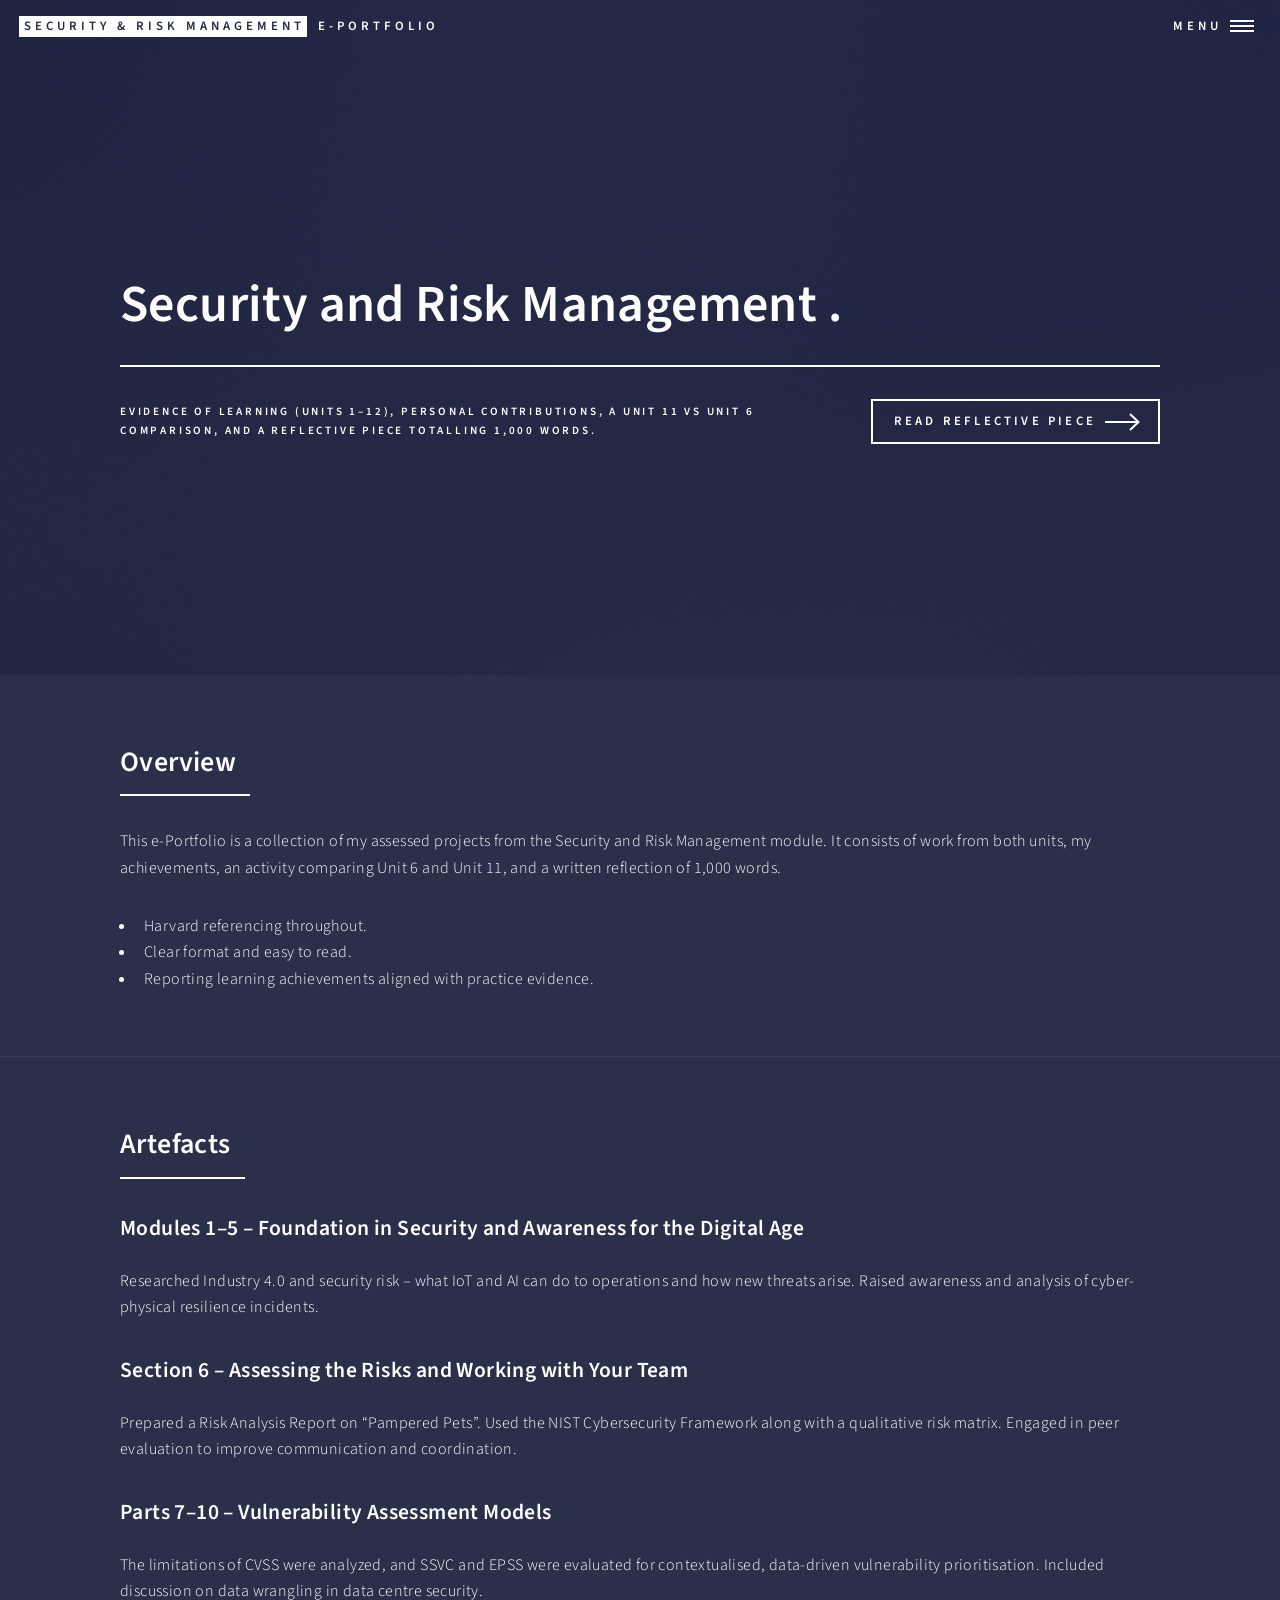
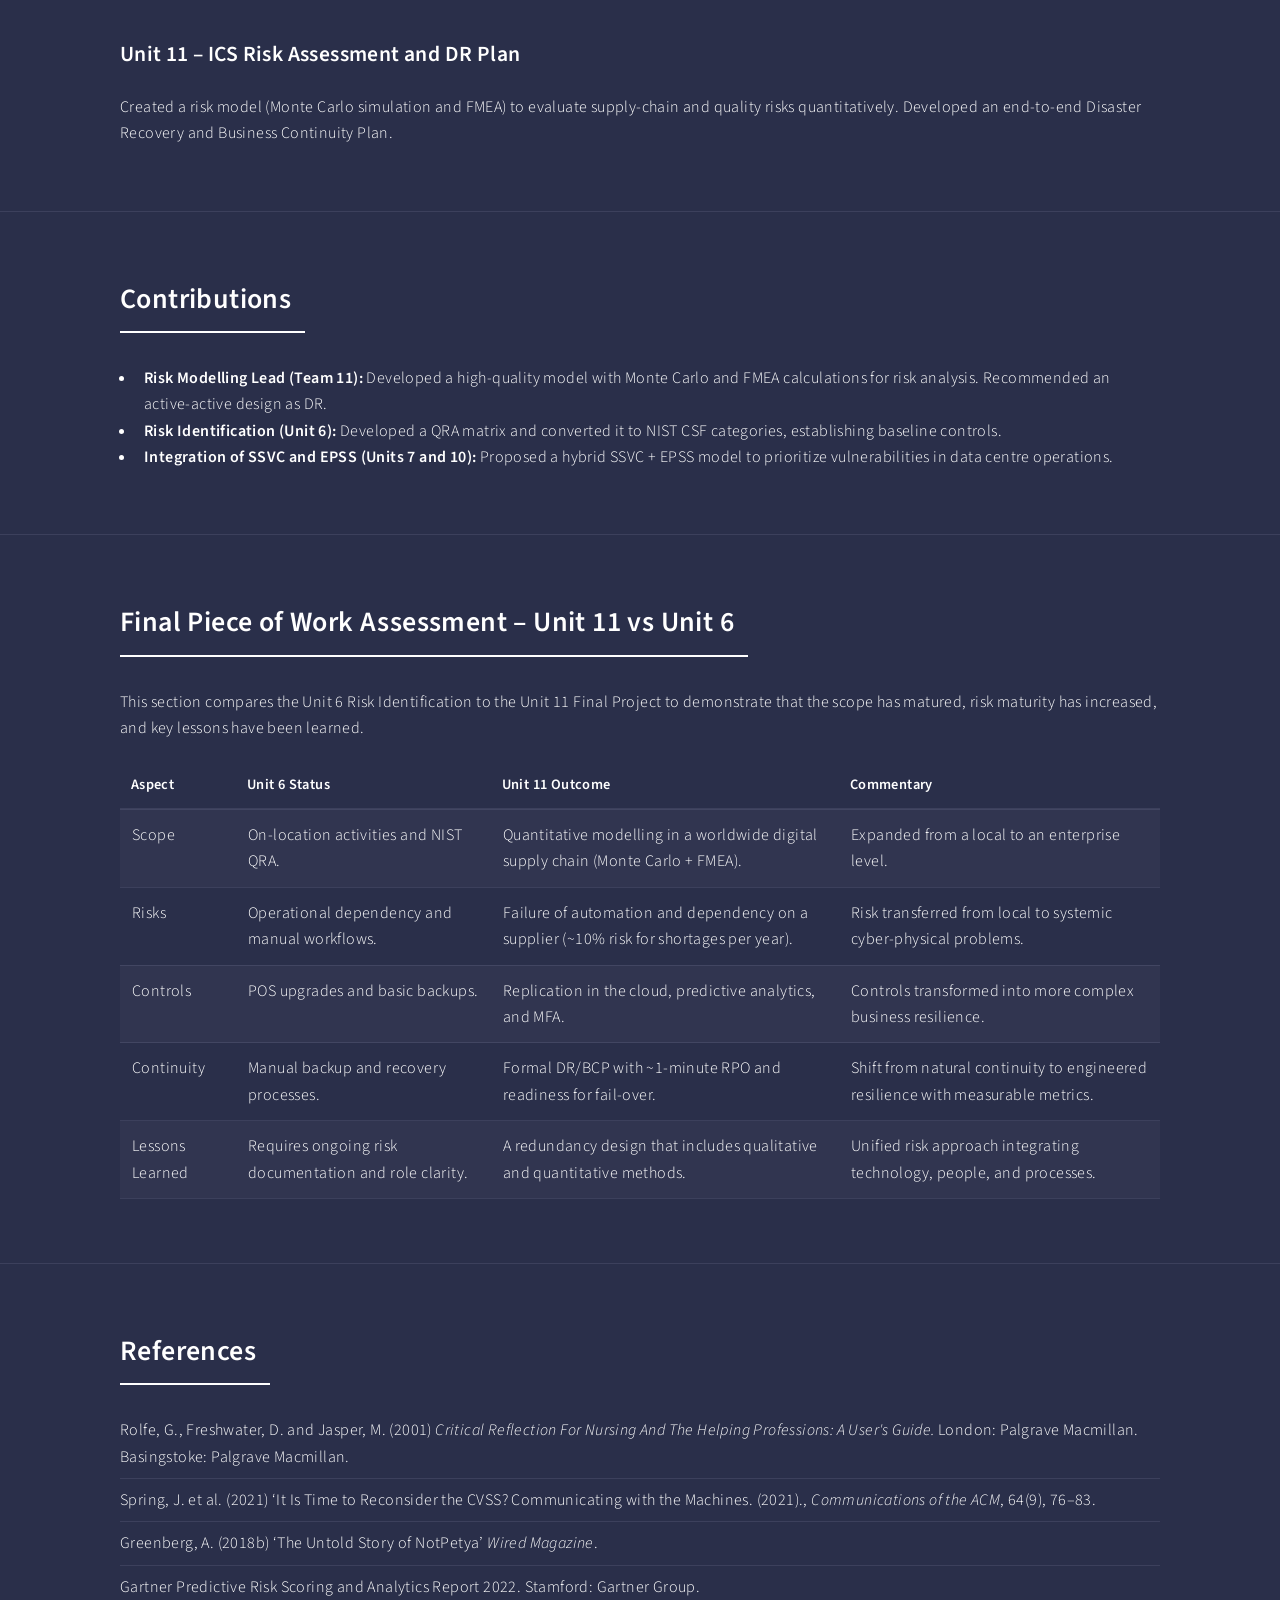
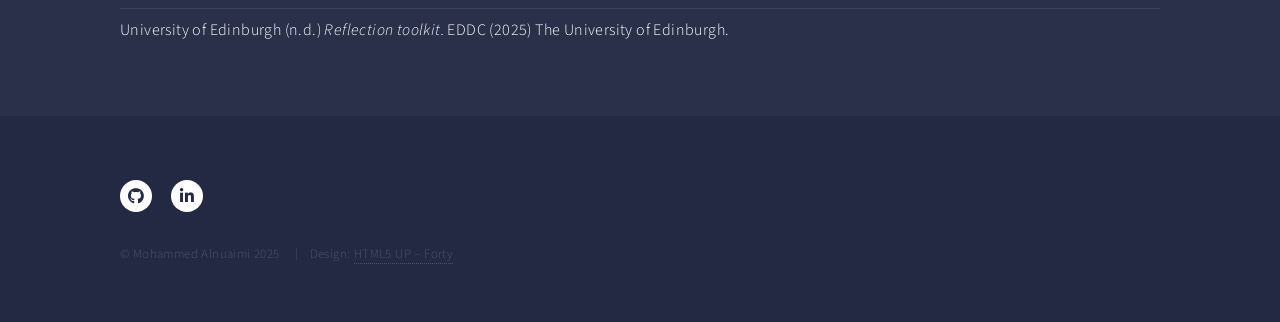
<file: index.html>
<!DOCTYPE HTML>
<html>
<head>
  <title>Security & Risk Management – e-Portfolio</title>
  <meta charset="utf-8" />
  <meta content="width=device-width, initial-scale=1, user-scalable=no" name="viewport" />
  <link href="assets/css/main.css" rel="stylesheet" />
  <noscript><link href="assets/css/noscript.css" rel="stylesheet" /></noscript>
</head>
<body class="is-preload">
  <!-- Wrapper -->
  <div id="wrapper">

    <!-- Header -->
    <header id="header" class="alt">
      <a href="index.html" class="logo"><strong>Security & Risk Management</strong> <span>e-Portfolio</span></a>
      <nav><a href="#menu">Menu</a></nav>
    </header>

    <!-- Menu -->
    <nav id="menu">
      <ul class="links">
        <li><a href="#overview">Overview</a></li>
        <li><a href="#artefacts">Artefacts</a></li>
        <li><a href="#contributions">Contributions</a></li>
        <li><a href="#evaluation">Final Evaluation</a></li>
        <li><a href="#references">References</a></li>
        <li><a href="reflection.html">Reflective Piece</a></li>
      </ul>
    </nav>

    <!-- Banner -->
    <section id="banner" class="major">
      <div class="inner">
        <header class="major">
          <h1>Security and Risk Management  .</h1>
        </header>
        <div class="content">
          <p>Evidence of learning (Units 1–12), personal contributions, a Unit 11 vs Unit 6 comparison, and a reflective piece totalling 1,000 words.</p>
          <ul class="actions">
            <li><a href="reflection.html" class="button next scrolly">Read Reflective Piece</a></li>
          </ul>
        </div>
      </div>
    </section>

    <!-- Main -->
    <div id="main">

      <!-- Overview -->
      <section id="overview" class="wrapper style1">
        <div class="inner">
          <header class="major">
            <h2>Overview</h2>
          </header>
          <p>This e-Portfolio is a collection of my assessed projects from the Security and Risk Management module. It consists of work from both units, my achievements, an activity comparing Unit 6 and Unit 11, and a written reflection of 1,000 words.</p>
          <ul>
            <li>Harvard referencing throughout.</li>
            <li>Clear format and easy to read.</li>
            <li>Reporting learning achievements aligned with practice evidence.</li>
          </ul>
        </div>
      </section>

      <!-- Artefacts -->
      <section id="artefacts" class="wrapper style1">
        <div class="inner">
          <header class="major">
            <h2>Artefacts</h2>
          </header>

          <h3>Modules 1–5 – Foundation in Security and Awareness for the Digital Age</h3>
          <p>Researched Industry 4.0 and security risk – what IoT and AI can do to operations and how new threats arise. Raised awareness and analysis of cyber-physical resilience incidents.</p>

          <h3>Section 6 – Assessing the Risks and Working with Your Team</h3>
          <p>Prepared a Risk Analysis Report on “Pampered Pets”. Used the NIST Cybersecurity Framework along with a qualitative risk matrix. Engaged in peer evaluation to improve communication and coordination.</p>

          <h3>Parts 7–10 – Vulnerability Assessment Models</h3>
          <p>The limitations of CVSS were analyzed, and SSVC and EPSS were evaluated for contextualised, data-driven vulnerability prioritisation. Included discussion on data wrangling in data centre security.</p>

          <h3>Unit 11 – ICS Risk Assessment and DR Plan</h3>
          <p>Created a risk model (Monte Carlo simulation and FMEA) to evaluate supply-chain and quality risks quantitatively. Developed an end-to-end Disaster Recovery and Business Continuity Plan.</p>
        </div>
      </section>

      <!-- Contributions -->
      <section id="contributions" class="wrapper style1">
        <div class="inner">
          <header class="major">
            <h2>Contributions</h2>
          </header>
          <ul>
            <li><strong>Risk Modelling Lead (Team 11):</strong> Developed a high-quality model with Monte Carlo and FMEA calculations for risk analysis. Recommended an active-active design as DR.</li>
            <li><strong>Risk Identification (Unit 6):</strong> Developed a QRA matrix and converted it to NIST CSF categories, establishing baseline controls.</li>
            <li><strong>Integration of SSVC and EPSS (Units 7 and 10):</strong> Proposed a hybrid SSVC + EPSS model to prioritize vulnerabilities in data centre operations.</li>
          </ul>
        </div>
      </section>

      <!-- Final Evaluation -->
      <section id="evaluation" class="wrapper style1">
        <div class="inner">
          <header class="major">
            <h2>Final Piece of Work Assessment – Unit 11 vs Unit 6</h2>
          </header>
          <p>This section compares the Unit 6 Risk Identification to the Unit 11 Final Project to demonstrate that the scope has matured, risk maturity has increased, and key lessons have been learned.</p>

          <div class="table-wrapper">
            <table>
              <thead>
                <tr>
                  <th>Aspect</th>
                  <th>Unit 6 Status</th>
                  <th>Unit 11 Outcome</th>
                  <th>Commentary</th>
                </tr>
              </thead>
              <tbody>
                <tr>
                  <td>Scope</td>
                  <td>On-location activities and NIST QRA.</td>
                  <td>Quantitative modelling in a worldwide digital supply chain (Monte Carlo + FMEA).</td>
                  <td>Expanded from a local to an enterprise level.</td>
                </tr>
                <tr>
                  <td>Risks</td>
                  <td>Operational dependency and manual workflows.</td>
                  <td>Failure of automation and dependency on a supplier (~10% risk for shortages per year).</td>
                  <td>Risk transferred from local to systemic cyber-physical problems.</td>
                </tr>
                <tr>
                  <td>Controls</td>
                  <td>POS upgrades and basic backups.</td>
                  <td>Replication in the cloud, predictive analytics, and MFA.</td>
                  <td>Controls transformed into more complex business resilience.</td>
                </tr>
                <tr>
                  <td>Continuity</td>
                  <td>Manual backup and recovery processes.</td>
                  <td>Formal DR/BCP with ~1-minute RPO and readiness for fail-over.</td>
                  <td>Shift from natural continuity to engineered resilience with measurable metrics.</td>
                </tr>
                <tr>
                  <td>Lessons Learned</td>
                  <td>Requires ongoing risk documentation and role clarity.</td>
                  <td>A redundancy design that includes qualitative and quantitative methods.</td>
                  <td>Unified risk approach integrating technology, people, and processes.</td>
                </tr>
              </tbody>
            </table>
          </div>
        </div>
      </section>

      <!-- References -->
      <section id="references" class="wrapper style1">
        <div class="inner">
          <header class="major">
            <h2>References</h2>
          </header>
          <ul class="alt ref-list">
            <li>Rolfe, G., Freshwater, D. and Jasper, M. (2001) <em>Critical Reflection For Nursing And The Helping Professions: A User's Guide.</em> London: Palgrave Macmillan. Basingstoke: Palgrave Macmillan.</li>
            <li>Spring, J. et al. (2021) ‘It Is Time to Reconsider the CVSS? Communicating with the Machines. (2021)., <em>Communications of the ACM</em>, 64(9), 76–83.</li>
            <li>Greenberg, A. (2018b) ‘The Untold Story of NotPetya’ <em>Wired Magazine</em>.</li>
            <li>Gartner Predictive Risk Scoring and Analytics Report 2022. Stamford: Gartner Group.</li>
            <li>University of Edinburgh (n.d.) <em>Reflection toolkit.</em> EDDC (2025) The University of Edinburgh.</li>
          </ul>
        </div>
      </section>

    </div>

    <!-- Footer -->
    <footer id="footer">
      <div class="inner">
        <ul class="icons">
          <li><a class="icon brands alt fa-github" href="#"><span class="label">GitHub</span></a></li>
          <li><a class="icon brands alt fa-linkedin-in" href="#"><span class="label">LinkedIn</span></a></li>
        </ul>
        <ul class="copyright">
          <li>© Mohammed Alnuaimi 2025</li>
          <li>Design: <a href="https://html5up.net">HTML5 UP – Forty</a></li>
        </ul>
      </div>
    </footer>

  </div>

  <!-- Scripts -->
  <script src="assets/js/jquery.min.js"></script>
  <script src="assets/js/jquery.scrolly.min.js"></script>
  <script src="assets/js/jquery.scrollex.min.js"></script>
  <script src="assets/js/browser.min.js"></script>
  <script src="assets/js/breakpoints.min.js"></script>
  <script src="assets/js/util.js"></script>
  <script src="assets/js/main.js"></script>
</body>
</html>
</file>
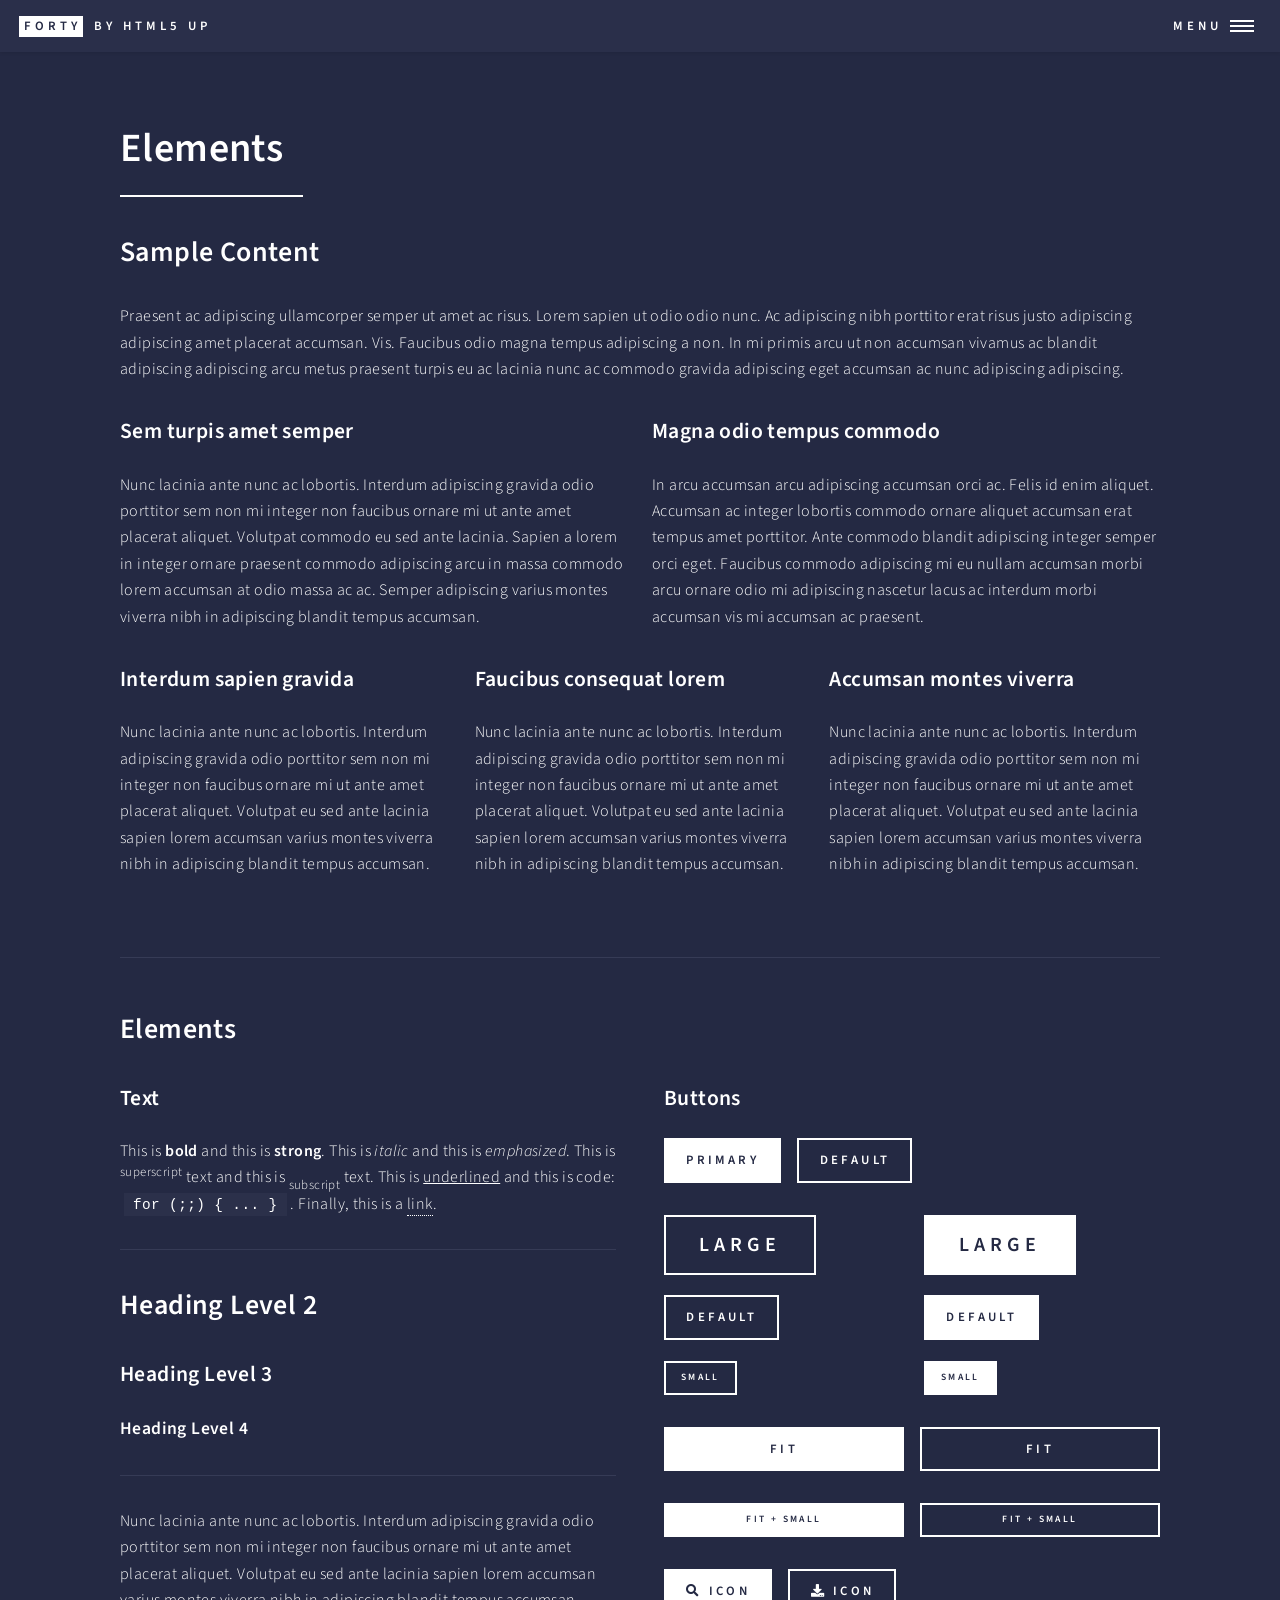
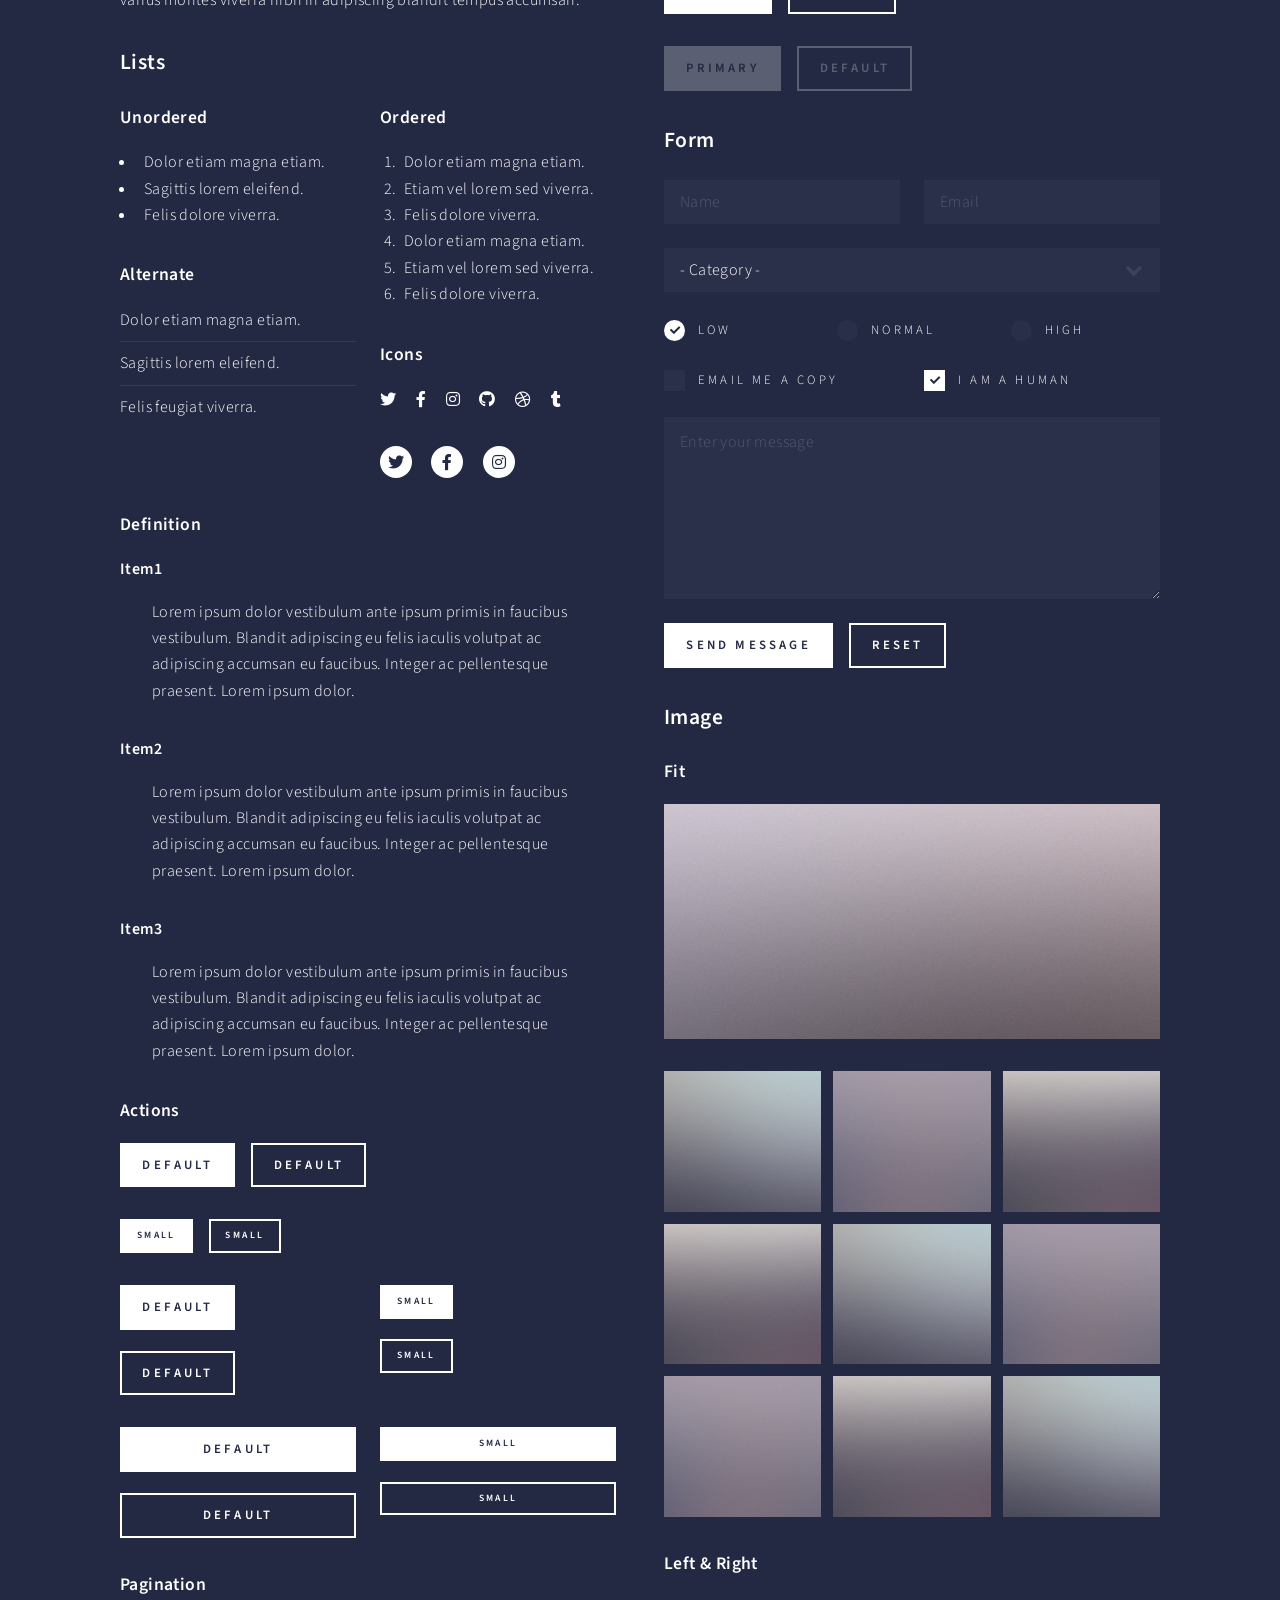
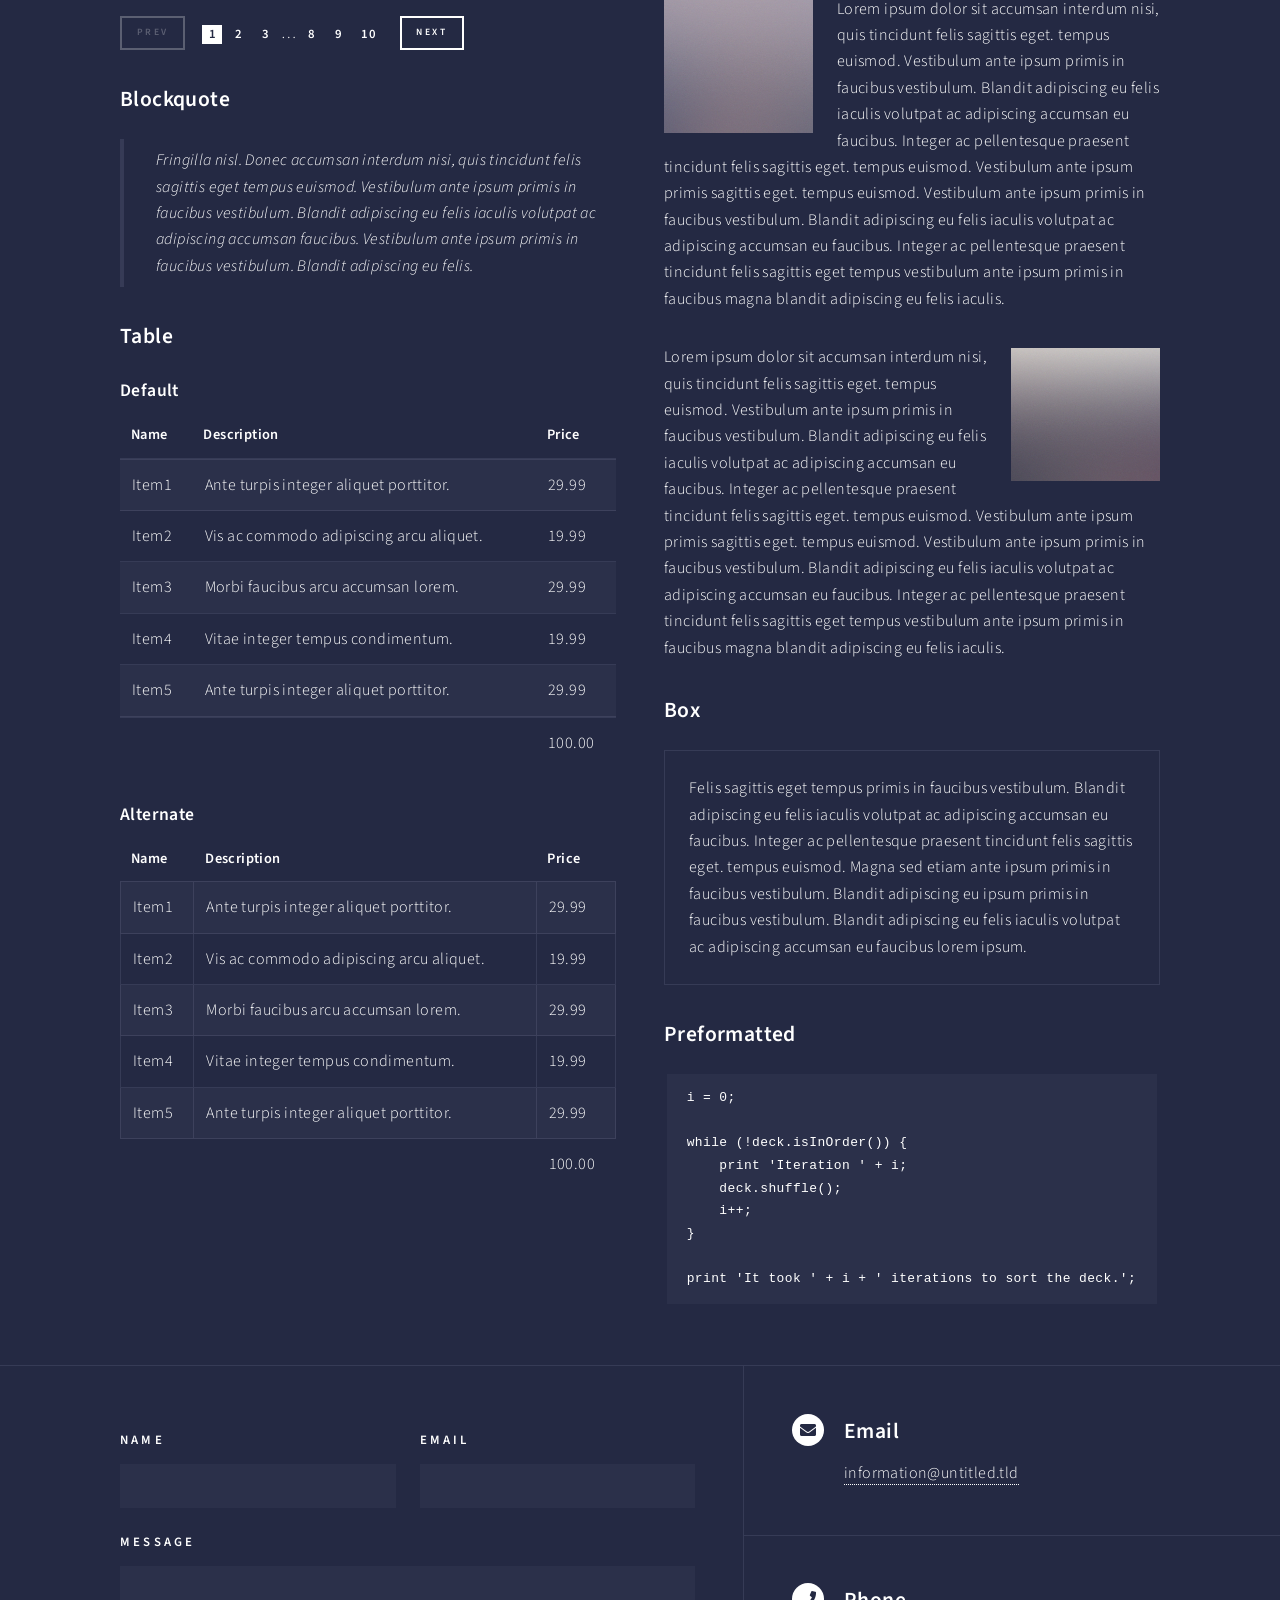
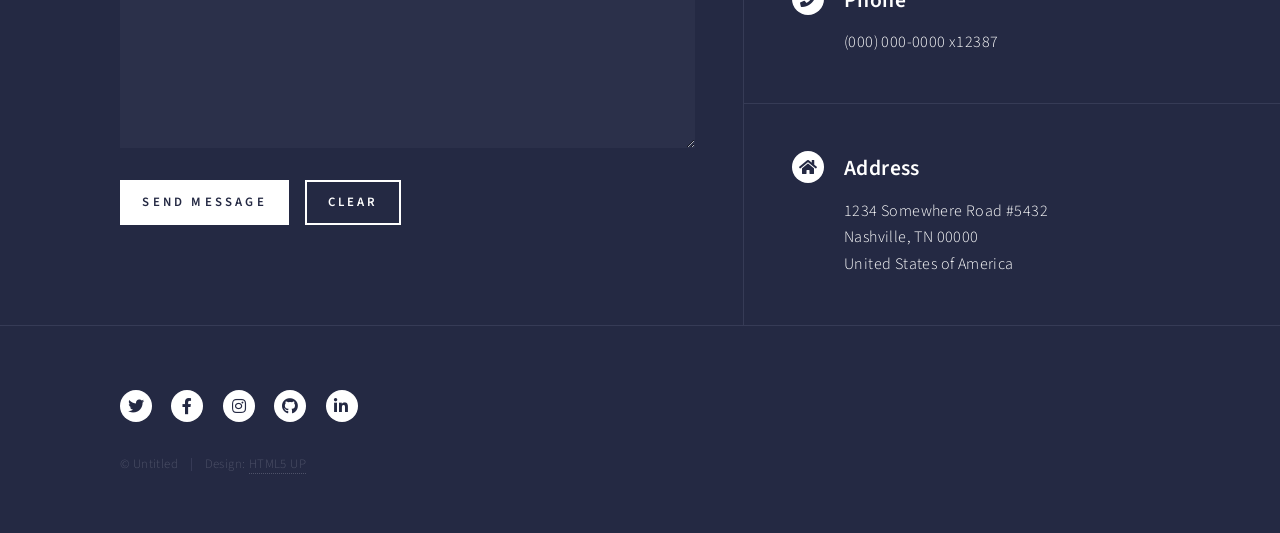
<file: elements.html>
<!DOCTYPE HTML>
<!--
	Forty by HTML5 UP
	html5up.net | @ajlkn
	Free for personal and commercial use under the CCA 3.0 license (html5up.net/license)
-->
<html>
	<head>
		<title>Elements - Forty by HTML5 UP</title>
		<meta charset="utf-8" />
		<meta name="viewport" content="width=device-width, initial-scale=1, user-scalable=no" />
		<link rel="stylesheet" href="assets/css/main.css" />
		<noscript><link rel="stylesheet" href="assets/css/noscript.css" /></noscript>
	</head>
	<body class="is-preload">

		<!-- Wrapper -->
			<div id="wrapper">

				<!-- Header -->
					<header id="header">
						<a href="index.html" class="logo"><strong>Forty</strong> <span>by HTML5 UP</span></a>
						<nav>
							<a href="#menu">Menu</a>
						</nav>
					</header>

				<!-- Menu -->
					<nav id="menu">
						<ul class="links">
							<li><a href="index.html">Home</a></li>
							<li><a href="landing.html">Landing</a></li>
							<li><a href="generic.html">Generic</a></li>
							<li><a href="elements.html">Elements</a></li>
						</ul>
						<ul class="actions stacked">
							<li><a href="#" class="button primary fit">Get Started</a></li>
							<li><a href="#" class="button fit">Log In</a></li>
						</ul>
					</nav>

				<!-- Main -->
					<div id="main" class="alt">

						<!-- One -->
							<section id="one">
								<div class="inner">
									<header class="major">
										<h1>Elements</h1>
									</header>

									<!-- Content -->
										<h2 id="content">Sample Content</h2>
										<p>Praesent ac adipiscing ullamcorper semper ut amet ac risus. Lorem sapien ut odio odio nunc. Ac adipiscing nibh porttitor erat risus justo adipiscing adipiscing amet placerat accumsan. Vis. Faucibus odio magna tempus adipiscing a non. In mi primis arcu ut non accumsan vivamus ac blandit adipiscing adipiscing arcu metus praesent turpis eu ac lacinia nunc ac commodo gravida adipiscing eget accumsan ac nunc adipiscing adipiscing.</p>
										<div class="row">
											<div class="col-6 col-12-small">
												<h3>Sem turpis amet semper</h3>
												<p>Nunc lacinia ante nunc ac lobortis. Interdum adipiscing gravida odio porttitor sem non mi integer non faucibus ornare mi ut ante amet placerat aliquet. Volutpat commodo eu sed ante lacinia. Sapien a lorem in integer ornare praesent commodo adipiscing arcu in massa commodo lorem accumsan at odio massa ac ac. Semper adipiscing varius montes viverra nibh in adipiscing blandit tempus accumsan.</p>
											</div>
											<div class="col-6 col-12-small">
												<h3>Magna odio tempus commodo</h3>
												<p>In arcu accumsan arcu adipiscing accumsan orci ac. Felis id enim aliquet. Accumsan ac integer lobortis commodo ornare aliquet accumsan erat tempus amet porttitor. Ante commodo blandit adipiscing integer semper orci eget. Faucibus commodo adipiscing mi eu nullam accumsan morbi arcu ornare odio mi adipiscing nascetur lacus ac interdum morbi accumsan vis mi accumsan ac praesent.</p>
											</div>
											<!-- Break -->
											<div class="col-4 col-12-medium">
												<h3>Interdum sapien gravida</h3>
												<p>Nunc lacinia ante nunc ac lobortis. Interdum adipiscing gravida odio porttitor sem non mi integer non faucibus ornare mi ut ante amet placerat aliquet. Volutpat eu sed ante lacinia sapien lorem accumsan varius montes viverra nibh in adipiscing blandit tempus accumsan.</p>
											</div>
											<div class="col-4 col-12-medium">
												<h3>Faucibus consequat lorem</h3>
												<p>Nunc lacinia ante nunc ac lobortis. Interdum adipiscing gravida odio porttitor sem non mi integer non faucibus ornare mi ut ante amet placerat aliquet. Volutpat eu sed ante lacinia sapien lorem accumsan varius montes viverra nibh in adipiscing blandit tempus accumsan.</p>
											</div>
											<div class="col-4 col-12-medium">
												<h3>Accumsan montes viverra</h3>
												<p>Nunc lacinia ante nunc ac lobortis. Interdum adipiscing gravida odio porttitor sem non mi integer non faucibus ornare mi ut ante amet placerat aliquet. Volutpat eu sed ante lacinia sapien lorem accumsan varius montes viverra nibh in adipiscing blandit tempus accumsan.</p>
											</div>
										</div>

									<hr class="major" />

									<!-- Elements -->
										<h2 id="elements">Elements</h2>
										<div class="row gtr-200">
											<div class="col-6 col-12-medium">

												<!-- Text stuff -->
													<h3>Text</h3>
													<p>This is <b>bold</b> and this is <strong>strong</strong>. This is <i>italic</i> and this is <em>emphasized</em>.
													This is <sup>superscript</sup> text and this is <sub>subscript</sub> text.
													This is <u>underlined</u> and this is code: <code>for (;;) { ... }</code>.
													Finally, this is a <a href="#">link</a>.</p>
													<hr />
													<h2>Heading Level 2</h2>
													<h3>Heading Level 3</h3>
													<h4>Heading Level 4</h4>
													<hr />
													<p>Nunc lacinia ante nunc ac lobortis. Interdum adipiscing gravida odio porttitor sem non mi integer non faucibus ornare mi ut ante amet placerat aliquet. Volutpat eu sed ante lacinia sapien lorem accumsan varius montes viverra nibh in adipiscing blandit tempus accumsan.</p>

												<!-- Lists -->
													<h3>Lists</h3>
													<div class="row">
														<div class="col-6 col-12-small">

															<h4>Unordered</h4>
															<ul>
																<li>Dolor etiam magna etiam.</li>
																<li>Sagittis lorem eleifend.</li>
																<li>Felis dolore viverra.</li>
															</ul>

															<h4>Alternate</h4>
															<ul class="alt">
																<li>Dolor etiam magna etiam.</li>
																<li>Sagittis lorem eleifend.</li>
																<li>Felis feugiat viverra.</li>
															</ul>

														</div>
														<div class="col-6 col-12-small">

															<h4>Ordered</h4>
															<ol>
																<li>Dolor etiam magna etiam.</li>
																<li>Etiam vel lorem sed viverra.</li>
																<li>Felis dolore viverra.</li>
																<li>Dolor etiam magna etiam.</li>
																<li>Etiam vel lorem sed viverra.</li>
																<li>Felis dolore viverra.</li>
															</ol>

															<h4>Icons</h4>
															<ul class="icons">
																<li><a href="#" class="icon brands fa-twitter"><span class="label">Twitter</span></a></li>
																<li><a href="#" class="icon brands fa-facebook-f"><span class="label">Facebook</span></a></li>
																<li><a href="#" class="icon brands fa-instagram"><span class="label">Instagram</span></a></li>
																<li><a href="#" class="icon brands fa-github"><span class="label">Github</span></a></li>
																<li><a href="#" class="icon brands fa-dribbble"><span class="label">Dribbble</span></a></li>
																<li><a href="#" class="icon brands fa-tumblr"><span class="label">Tumblr</span></a></li>
															</ul>
															<ul class="icons">
																<li><a href="#" class="icon brands alt fa-twitter"><span class="label">Twitter</span></a></li>
																<li><a href="#" class="icon brands alt fa-facebook-f"><span class="label">Facebook</span></a></li>
																<li><a href="#" class="icon brands alt fa-instagram"><span class="label">Instagram</span></a></li>
															</ul>

														</div>
													</div>
													<h4>Definition</h4>
													<dl>
														<dt>Item1</dt>
														<dd>
															<p>Lorem ipsum dolor vestibulum ante ipsum primis in faucibus vestibulum. Blandit adipiscing eu felis iaculis volutpat ac adipiscing accumsan eu faucibus. Integer ac pellentesque praesent. Lorem ipsum dolor.</p>
														</dd>
														<dt>Item2</dt>
														<dd>
															<p>Lorem ipsum dolor vestibulum ante ipsum primis in faucibus vestibulum. Blandit adipiscing eu felis iaculis volutpat ac adipiscing accumsan eu faucibus. Integer ac pellentesque praesent. Lorem ipsum dolor.</p>
														</dd>
														<dt>Item3</dt>
														<dd>
															<p>Lorem ipsum dolor vestibulum ante ipsum primis in faucibus vestibulum. Blandit adipiscing eu felis iaculis volutpat ac adipiscing accumsan eu faucibus. Integer ac pellentesque praesent. Lorem ipsum dolor.</p>
														</dd>
													</dl>

													<h4>Actions</h4>
													<ul class="actions">
														<li><a href="#" class="button primary">Default</a></li>
														<li><a href="#" class="button">Default</a></li>
													</ul>
													<ul class="actions small">
														<li><a href="#" class="button primary small">Small</a></li>
														<li><a href="#" class="button small">Small</a></li>
													</ul>
													<div class="row">
														<div class="col-6 col-12-small">
															<ul class="actions stacked">
																<li><a href="#" class="button primary">Default</a></li>
																<li><a href="#" class="button">Default</a></li>
															</ul>
														</div>
														<div class="col-6 col-12-small">
															<ul class="actions stacked">
																<li><a href="#" class="button primary small">Small</a></li>
																<li><a href="#" class="button small">Small</a></li>
															</ul>
														</div>
														<div class="col-6 col-12-small">
															<ul class="actions stacked">
																<li><a href="#" class="button primary fit">Default</a></li>
																<li><a href="#" class="button fit">Default</a></li>
															</ul>
														</div>
														<div class="col-6 col-12-small">
															<ul class="actions stacked">
																<li><a href="#" class="button primary small fit">Small</a></li>
																<li><a href="#" class="button small fit">Small</a></li>
															</ul>
														</div>
													</div>

													<h4>Pagination</h4>
													<ul class="pagination">
														<li><span class="button small disabled">Prev</span></li>
														<li><a href="#" class="page active">1</a></li>
														<li><a href="#" class="page">2</a></li>
														<li><a href="#" class="page">3</a></li>
														<li><span>&hellip;</span></li>
														<li><a href="#" class="page">8</a></li>
														<li><a href="#" class="page">9</a></li>
														<li><a href="#" class="page">10</a></li>
														<li><a href="#" class="button small">Next</a></li>
													</ul>

												<!-- Blockquote -->
													<h3>Blockquote</h3>
													<blockquote>Fringilla nisl. Donec accumsan interdum nisi, quis tincidunt felis sagittis eget tempus euismod. Vestibulum ante ipsum primis in faucibus vestibulum. Blandit adipiscing eu felis iaculis volutpat ac adipiscing accumsan faucibus. Vestibulum ante ipsum primis in faucibus vestibulum. Blandit adipiscing eu felis.</blockquote>

												<!-- Table -->
													<h3>Table</h3>

													<h4>Default</h4>
													<div class="table-wrapper">
														<table>
															<thead>
																<tr>
																	<th>Name</th>
																	<th>Description</th>
																	<th>Price</th>
																</tr>
															</thead>
															<tbody>
																<tr>
																	<td>Item1</td>
																	<td>Ante turpis integer aliquet porttitor.</td>
																	<td>29.99</td>
																</tr>
																<tr>
																	<td>Item2</td>
																	<td>Vis ac commodo adipiscing arcu aliquet.</td>
																	<td>19.99</td>
																</tr>
																<tr>
																	<td>Item3</td>
																	<td> Morbi faucibus arcu accumsan lorem.</td>
																	<td>29.99</td>
																</tr>
																<tr>
																	<td>Item4</td>
																	<td>Vitae integer tempus condimentum.</td>
																	<td>19.99</td>
																</tr>
																<tr>
																	<td>Item5</td>
																	<td>Ante turpis integer aliquet porttitor.</td>
																	<td>29.99</td>
																</tr>
															</tbody>
															<tfoot>
																<tr>
																	<td colspan="2"></td>
																	<td>100.00</td>
																</tr>
															</tfoot>
														</table>
													</div>

													<h4>Alternate</h4>
													<div class="table-wrapper">
														<table class="alt">
															<thead>
																<tr>
																	<th>Name</th>
																	<th>Description</th>
																	<th>Price</th>
																</tr>
															</thead>
															<tbody>
																<tr>
																	<td>Item1</td>
																	<td>Ante turpis integer aliquet porttitor.</td>
																	<td>29.99</td>
																</tr>
																<tr>
																	<td>Item2</td>
																	<td>Vis ac commodo adipiscing arcu aliquet.</td>
																	<td>19.99</td>
																</tr>
																<tr>
																	<td>Item3</td>
																	<td> Morbi faucibus arcu accumsan lorem.</td>
																	<td>29.99</td>
																</tr>
																<tr>
																	<td>Item4</td>
																	<td>Vitae integer tempus condimentum.</td>
																	<td>19.99</td>
																</tr>
																<tr>
																	<td>Item5</td>
																	<td>Ante turpis integer aliquet porttitor.</td>
																	<td>29.99</td>
																</tr>
															</tbody>
															<tfoot>
																<tr>
																	<td colspan="2"></td>
																	<td>100.00</td>
																</tr>
															</tfoot>
														</table>
													</div>

											</div>
											<div class="col-6 col-12-medium">

												<!-- Buttons -->
													<h3>Buttons</h3>
													<ul class="actions">
														<li><a href="#" class="button primary">Primary</a></li>
														<li><a href="#" class="button">Default</a></li>
													</ul>
													<div class="row">
														<div class="col-6 col-12-xsmall">
															<ul class="actions stacked">
																<li><a href="#" class="button large">Large</a></li>
																<li><a href="#" class="button">Default</a></li>
																<li><a href="#" class="button small">Small</a></li>
															</ul>
														</div>
														<div class="col-6 col-12-xsmall">
															<ul class="actions stacked">
																<li><a href="#" class="button primary large">Large</a></li>
																<li><a href="#" class="button primary">Default</a></li>
																<li><a href="#" class="button primary small">Small</a></li>
															</ul>
														</div>
													</div>
													<ul class="actions fit">
														<li><a href="#" class="button primary fit">Fit</a></li>
														<li><a href="#" class="button fit">Fit</a></li>
													</ul>
													<ul class="actions fit small">
														<li><a href="#" class="button primary fit small">Fit + Small</a></li>
														<li><a href="#" class="button fit small">Fit + Small</a></li>
													</ul>
													<ul class="actions">
														<li><a href="#" class="button primary icon solid fa-search">Icon</a></li>
														<li><a href="#" class="button icon solid fa-download">Icon</a></li>
													</ul>
													<ul class="actions">
														<li><span class="button primary disabled">Primary</span></li>
														<li><span class="button disabled">Default</span></li>
													</ul>

												<!-- Form -->
													<h3>Form</h3>

													<form method="post" action="#">
														<div class="row gtr-uniform">
															<div class="col-6 col-12-xsmall">
																<input type="text" name="demo-name" id="demo-name" value="" placeholder="Name" />
															</div>
															<div class="col-6 col-12-xsmall">
																<input type="email" name="demo-email" id="demo-email" value="" placeholder="Email" />
															</div>
															<!-- Break -->
															<div class="col-12">
																<select name="demo-category" id="demo-category">
																	<option value="">- Category -</option>
																	<option value="1">Manufacturing</option>
																	<option value="1">Shipping</option>
																	<option value="1">Administration</option>
																	<option value="1">Human Resources</option>
																</select>
															</div>
															<!-- Break -->
															<div class="col-4 col-12-small">
																<input type="radio" id="demo-priority-low" name="demo-priority" checked>
																<label for="demo-priority-low">Low</label>
															</div>
															<div class="col-4 col-12-small">
																<input type="radio" id="demo-priority-normal" name="demo-priority">
																<label for="demo-priority-normal">Normal</label>
															</div>
															<div class="col-4 col-12-small">
																<input type="radio" id="demo-priority-high" name="demo-priority">
																<label for="demo-priority-high">High</label>
															</div>
															<!-- Break -->
															<div class="col-6 col-12-small">
																<input type="checkbox" id="demo-copy" name="demo-copy">
																<label for="demo-copy">Email me a copy</label>
															</div>
															<div class="col-6 col-12-small">
																<input type="checkbox" id="demo-human" name="demo-human" checked>
																<label for="demo-human">I am a human</label>
															</div>
															<!-- Break -->
															<div class="col-12">
																<textarea name="demo-message" id="demo-message" placeholder="Enter your message" rows="6"></textarea>
															</div>
															<!-- Break -->
															<div class="col-12">
																<ul class="actions">
																	<li><input type="submit" value="Send Message" class="primary" /></li>
																	<li><input type="reset" value="Reset" /></li>
																</ul>
															</div>
														</div>
													</form>

												<!-- Image -->
													<h3>Image</h3>

													<h4>Fit</h4>
													<span class="image fit"><img src="images/pic03.jpg" alt="" /></span>
													<div class="box alt">
														<div class="row gtr-50 gtr-uniform">
															<div class="col-4"><span class="image fit"><img src="images/pic08.jpg" alt="" /></span></div>
															<div class="col-4"><span class="image fit"><img src="images/pic09.jpg" alt="" /></span></div>
															<div class="col-4"><span class="image fit"><img src="images/pic10.jpg" alt="" /></span></div>
															<!-- Break -->
															<div class="col-4"><span class="image fit"><img src="images/pic10.jpg" alt="" /></span></div>
															<div class="col-4"><span class="image fit"><img src="images/pic08.jpg" alt="" /></span></div>
															<div class="col-4"><span class="image fit"><img src="images/pic09.jpg" alt="" /></span></div>
															<!-- Break -->
															<div class="col-4"><span class="image fit"><img src="images/pic09.jpg" alt="" /></span></div>
															<div class="col-4"><span class="image fit"><img src="images/pic10.jpg" alt="" /></span></div>
															<div class="col-4"><span class="image fit"><img src="images/pic08.jpg" alt="" /></span></div>
														</div>
													</div>

													<h4>Left &amp; Right</h4>
													<p><span class="image left"><img src="images/pic09.jpg" alt="" /></span>Lorem ipsum dolor sit accumsan interdum nisi, quis tincidunt felis sagittis eget. tempus euismod. Vestibulum ante ipsum primis in faucibus vestibulum. Blandit adipiscing eu felis iaculis volutpat ac adipiscing accumsan eu faucibus. Integer ac pellentesque praesent tincidunt felis sagittis eget. tempus euismod. Vestibulum ante ipsum primis sagittis eget. tempus euismod. Vestibulum ante ipsum primis in faucibus vestibulum. Blandit adipiscing eu felis iaculis volutpat ac adipiscing accumsan eu faucibus. Integer ac pellentesque praesent tincidunt felis sagittis eget tempus vestibulum ante ipsum primis in faucibus magna blandit adipiscing eu felis iaculis.</p>
													<p><span class="image right"><img src="images/pic10.jpg" alt="" /></span>Lorem ipsum dolor sit accumsan interdum nisi, quis tincidunt felis sagittis eget. tempus euismod. Vestibulum ante ipsum primis in faucibus vestibulum. Blandit adipiscing eu felis iaculis volutpat ac adipiscing accumsan eu faucibus. Integer ac pellentesque praesent tincidunt felis sagittis eget. tempus euismod. Vestibulum ante ipsum primis sagittis eget. tempus euismod. Vestibulum ante ipsum primis in faucibus vestibulum. Blandit adipiscing eu felis iaculis volutpat ac adipiscing accumsan eu faucibus. Integer ac pellentesque praesent tincidunt felis sagittis eget tempus vestibulum ante ipsum primis in faucibus magna blandit adipiscing eu felis iaculis.</p>

												<!-- Box -->
													<h3>Box</h3>
													<div class="box">
														<p>Felis sagittis eget tempus primis in faucibus vestibulum. Blandit adipiscing eu felis iaculis volutpat ac adipiscing accumsan eu faucibus. Integer ac pellentesque praesent tincidunt felis sagittis eget. tempus euismod. Magna sed etiam ante ipsum primis in faucibus vestibulum. Blandit adipiscing eu ipsum primis in faucibus vestibulum. Blandit adipiscing eu felis iaculis volutpat ac adipiscing accumsan eu faucibus lorem ipsum.</p>
													</div>

												<!-- Preformatted Code -->
													<h3>Preformatted</h3>
													<pre><code>i = 0;

while (!deck.isInOrder()) {
    print 'Iteration ' + i;
    deck.shuffle();
    i++;
}

print 'It took ' + i + ' iterations to sort the deck.';
</code></pre>

											</div>
										</div>

								</div>
							</section>

					</div>

				<!-- Contact -->
					<section id="contact">
						<div class="inner">
							<section>
								<form method="post" action="#">
									<div class="fields">
										<div class="field half">
											<label for="name">Name</label>
											<input type="text" name="name" id="name" />
										</div>
										<div class="field half">
											<label for="email">Email</label>
											<input type="text" name="email" id="email" />
										</div>
										<div class="field">
											<label for="message">Message</label>
											<textarea name="message" id="message" rows="6"></textarea>
										</div>
									</div>
									<ul class="actions">
										<li><input type="submit" value="Send Message" class="primary" /></li>
										<li><input type="reset" value="Clear" /></li>
									</ul>
								</form>
							</section>
							<section class="split">
								<section>
									<div class="contact-method">
										<span class="icon solid alt fa-envelope"></span>
										<h3>Email</h3>
										<a href="#">information@untitled.tld</a>
									</div>
								</section>
								<section>
									<div class="contact-method">
										<span class="icon solid alt fa-phone"></span>
										<h3>Phone</h3>
										<span>(000) 000-0000 x12387</span>
									</div>
								</section>
								<section>
									<div class="contact-method">
										<span class="icon solid alt fa-home"></span>
										<h3>Address</h3>
										<span>1234 Somewhere Road #5432<br />
										Nashville, TN 00000<br />
										United States of America</span>
									</div>
								</section>
							</section>
						</div>
					</section>

				<!-- Footer -->
					<footer id="footer">
						<div class="inner">
							<ul class="icons">
								<li><a href="#" class="icon brands alt fa-twitter"><span class="label">Twitter</span></a></li>
								<li><a href="#" class="icon brands alt fa-facebook-f"><span class="label">Facebook</span></a></li>
								<li><a href="#" class="icon brands alt fa-instagram"><span class="label">Instagram</span></a></li>
								<li><a href="#" class="icon brands alt fa-github"><span class="label">GitHub</span></a></li>
								<li><a href="#" class="icon brands alt fa-linkedin-in"><span class="label">LinkedIn</span></a></li>
							</ul>
							<ul class="copyright">
								<li>&copy; Untitled</li><li>Design: <a href="https://html5up.net">HTML5 UP</a></li>
							</ul>
						</div>
					</footer>

			</div>

		<!-- Scripts -->
			<script src="assets/js/jquery.min.js"></script>
			<script src="assets/js/jquery.scrolly.min.js"></script>
			<script src="assets/js/jquery.scrollex.min.js"></script>
			<script src="assets/js/browser.min.js"></script>
			<script src="assets/js/breakpoints.min.js"></script>
			<script src="assets/js/util.js"></script>
			<script src="assets/js/main.js"></script>

	</body>
</html>
</file>
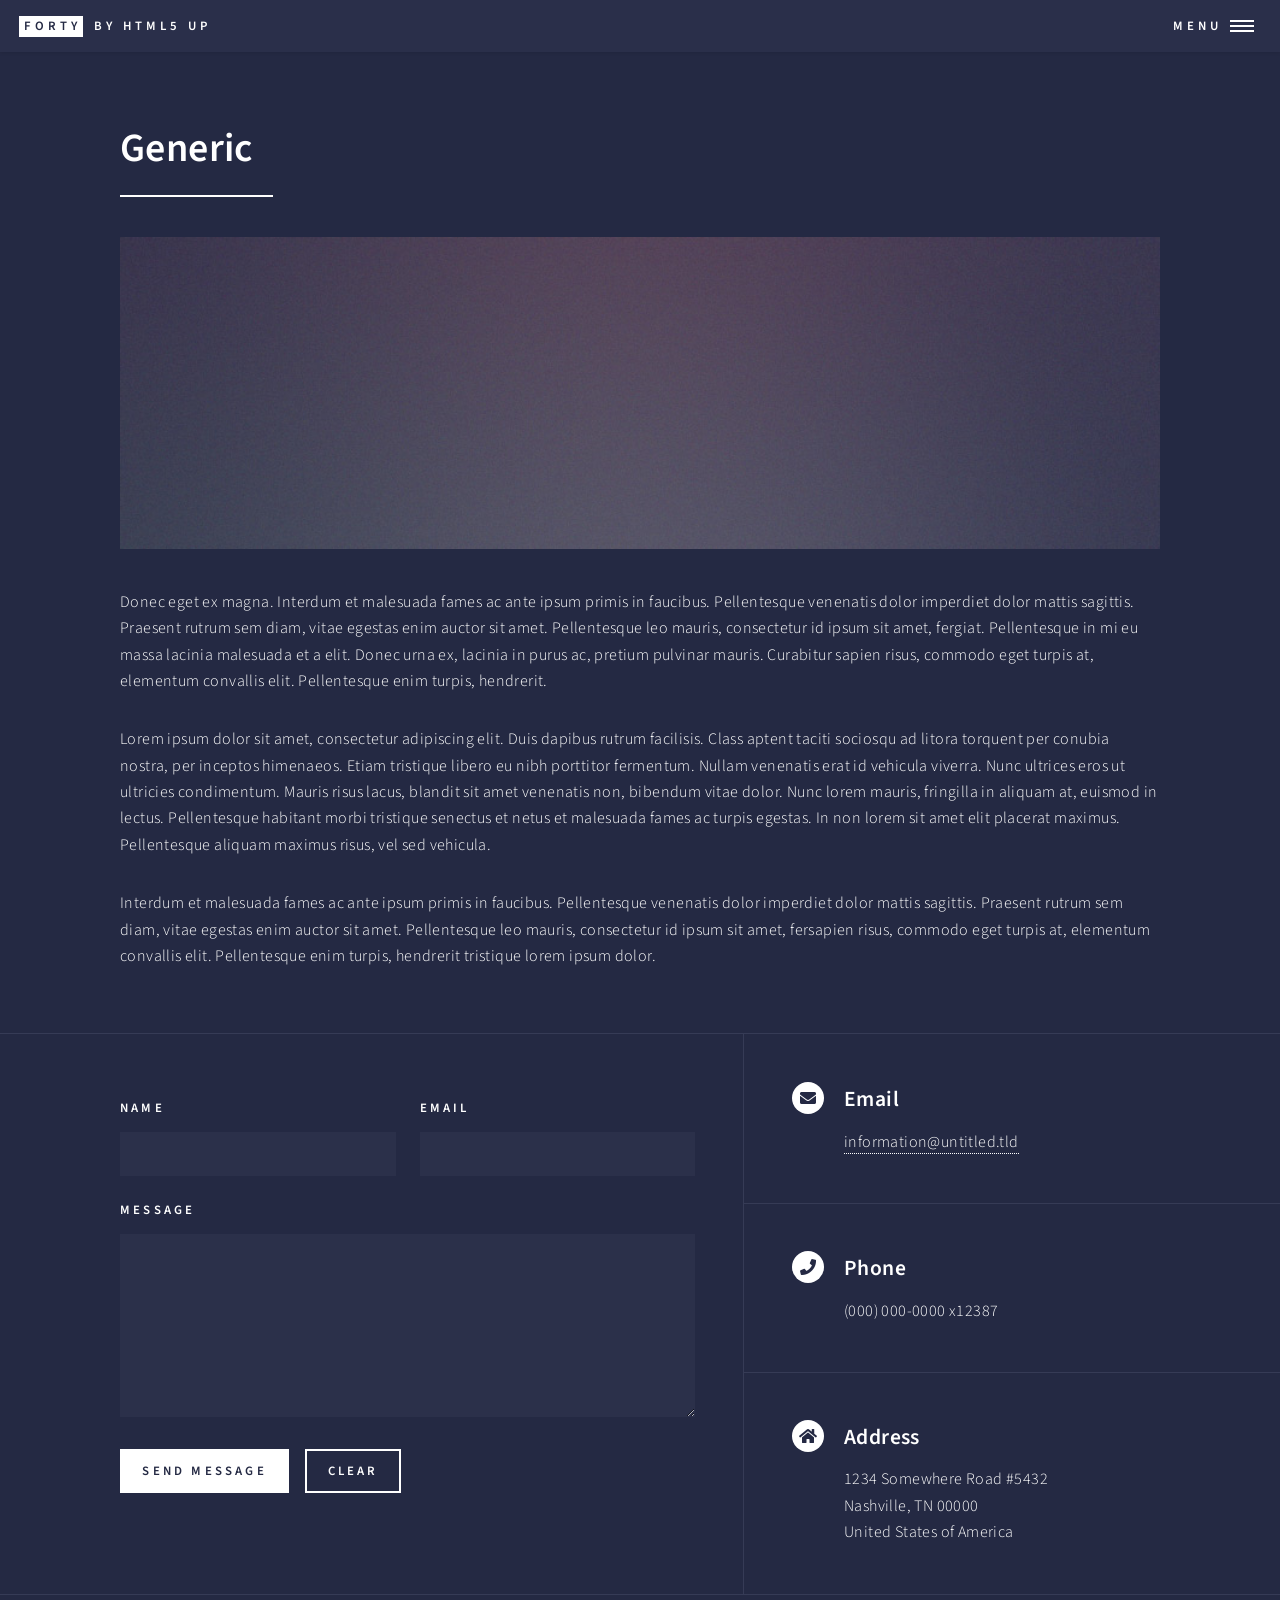
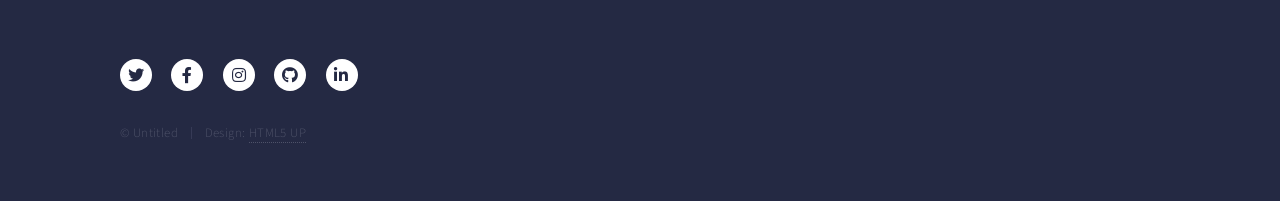
<file: generic.html>
<!DOCTYPE HTML>
<!--
	Forty by HTML5 UP
	html5up.net | @ajlkn
	Free for personal and commercial use under the CCA 3.0 license (html5up.net/license)
-->
<html>
	<head>
		<title>Generic - Forty by HTML5 UP</title>
		<meta charset="utf-8" />
		<meta name="viewport" content="width=device-width, initial-scale=1, user-scalable=no" />
		<link rel="stylesheet" href="assets/css/main.css" />
		<noscript><link rel="stylesheet" href="assets/css/noscript.css" /></noscript>
	</head>
	<body class="is-preload">

		<!-- Wrapper -->
			<div id="wrapper">

				<!-- Header -->
					<header id="header">
						<a href="index.html" class="logo"><strong>Forty</strong> <span>by HTML5 UP</span></a>
						<nav>
							<a href="#menu">Menu</a>
						</nav>
					</header>

				<!-- Menu -->
					<nav id="menu">
						<ul class="links">
							<li><a href="index.html">Home</a></li>
							<li><a href="landing.html">Landing</a></li>
							<li><a href="generic.html">Generic</a></li>
							<li><a href="elements.html">Elements</a></li>
						</ul>
						<ul class="actions stacked">
							<li><a href="#" class="button primary fit">Get Started</a></li>
							<li><a href="#" class="button fit">Log In</a></li>
						</ul>
					</nav>

				<!-- Main -->
					<div id="main" class="alt">

						<!-- One -->
							<section id="one">
								<div class="inner">
									<header class="major">
										<h1>Generic</h1>
									</header>
									<span class="image main"><img src="images/pic11.jpg" alt="" /></span>
									<p>Donec eget ex magna. Interdum et malesuada fames ac ante ipsum primis in faucibus. Pellentesque venenatis dolor imperdiet dolor mattis sagittis. Praesent rutrum sem diam, vitae egestas enim auctor sit amet. Pellentesque leo mauris, consectetur id ipsum sit amet, fergiat. Pellentesque in mi eu massa lacinia malesuada et a elit. Donec urna ex, lacinia in purus ac, pretium pulvinar mauris. Curabitur sapien risus, commodo eget turpis at, elementum convallis elit. Pellentesque enim turpis, hendrerit.</p>
									<p>Lorem ipsum dolor sit amet, consectetur adipiscing elit. Duis dapibus rutrum facilisis. Class aptent taciti sociosqu ad litora torquent per conubia nostra, per inceptos himenaeos. Etiam tristique libero eu nibh porttitor fermentum. Nullam venenatis erat id vehicula viverra. Nunc ultrices eros ut ultricies condimentum. Mauris risus lacus, blandit sit amet venenatis non, bibendum vitae dolor. Nunc lorem mauris, fringilla in aliquam at, euismod in lectus. Pellentesque habitant morbi tristique senectus et netus et malesuada fames ac turpis egestas. In non lorem sit amet elit placerat maximus. Pellentesque aliquam maximus risus, vel sed vehicula.</p>
									<p>Interdum et malesuada fames ac ante ipsum primis in faucibus. Pellentesque venenatis dolor imperdiet dolor mattis sagittis. Praesent rutrum sem diam, vitae egestas enim auctor sit amet. Pellentesque leo mauris, consectetur id ipsum sit amet, fersapien risus, commodo eget turpis at, elementum convallis elit. Pellentesque enim turpis, hendrerit tristique lorem ipsum dolor.</p>
								</div>
							</section>

					</div>

				<!-- Contact -->
					<section id="contact">
						<div class="inner">
							<section>
								<form method="post" action="#">
									<div class="fields">
										<div class="field half">
											<label for="name">Name</label>
											<input type="text" name="name" id="name" />
										</div>
										<div class="field half">
											<label for="email">Email</label>
											<input type="text" name="email" id="email" />
										</div>
										<div class="field">
											<label for="message">Message</label>
											<textarea name="message" id="message" rows="6"></textarea>
										</div>
									</div>
									<ul class="actions">
										<li><input type="submit" value="Send Message" class="primary" /></li>
										<li><input type="reset" value="Clear" /></li>
									</ul>
								</form>
							</section>
							<section class="split">
								<section>
									<div class="contact-method">
										<span class="icon solid alt fa-envelope"></span>
										<h3>Email</h3>
										<a href="#">information@untitled.tld</a>
									</div>
								</section>
								<section>
									<div class="contact-method">
										<span class="icon solid alt fa-phone"></span>
										<h3>Phone</h3>
										<span>(000) 000-0000 x12387</span>
									</div>
								</section>
								<section>
									<div class="contact-method">
										<span class="icon solid alt fa-home"></span>
										<h3>Address</h3>
										<span>1234 Somewhere Road #5432<br />
										Nashville, TN 00000<br />
										United States of America</span>
									</div>
								</section>
							</section>
						</div>
					</section>

				<!-- Footer -->
					<footer id="footer">
						<div class="inner">
							<ul class="icons">
								<li><a href="#" class="icon brands alt fa-twitter"><span class="label">Twitter</span></a></li>
								<li><a href="#" class="icon brands alt fa-facebook-f"><span class="label">Facebook</span></a></li>
								<li><a href="#" class="icon brands alt fa-instagram"><span class="label">Instagram</span></a></li>
								<li><a href="#" class="icon brands alt fa-github"><span class="label">GitHub</span></a></li>
								<li><a href="#" class="icon brands alt fa-linkedin-in"><span class="label">LinkedIn</span></a></li>
							</ul>
							<ul class="copyright">
								<li>&copy; Untitled</li><li>Design: <a href="https://html5up.net">HTML5 UP</a></li>
							</ul>
						</div>
					</footer>

			</div>

		<!-- Scripts -->
			<script src="assets/js/jquery.min.js"></script>
			<script src="assets/js/jquery.scrolly.min.js"></script>
			<script src="assets/js/jquery.scrollex.min.js"></script>
			<script src="assets/js/browser.min.js"></script>
			<script src="assets/js/breakpoints.min.js"></script>
			<script src="assets/js/util.js"></script>
			<script src="assets/js/main.js"></script>

	</body>
</html>
</file>
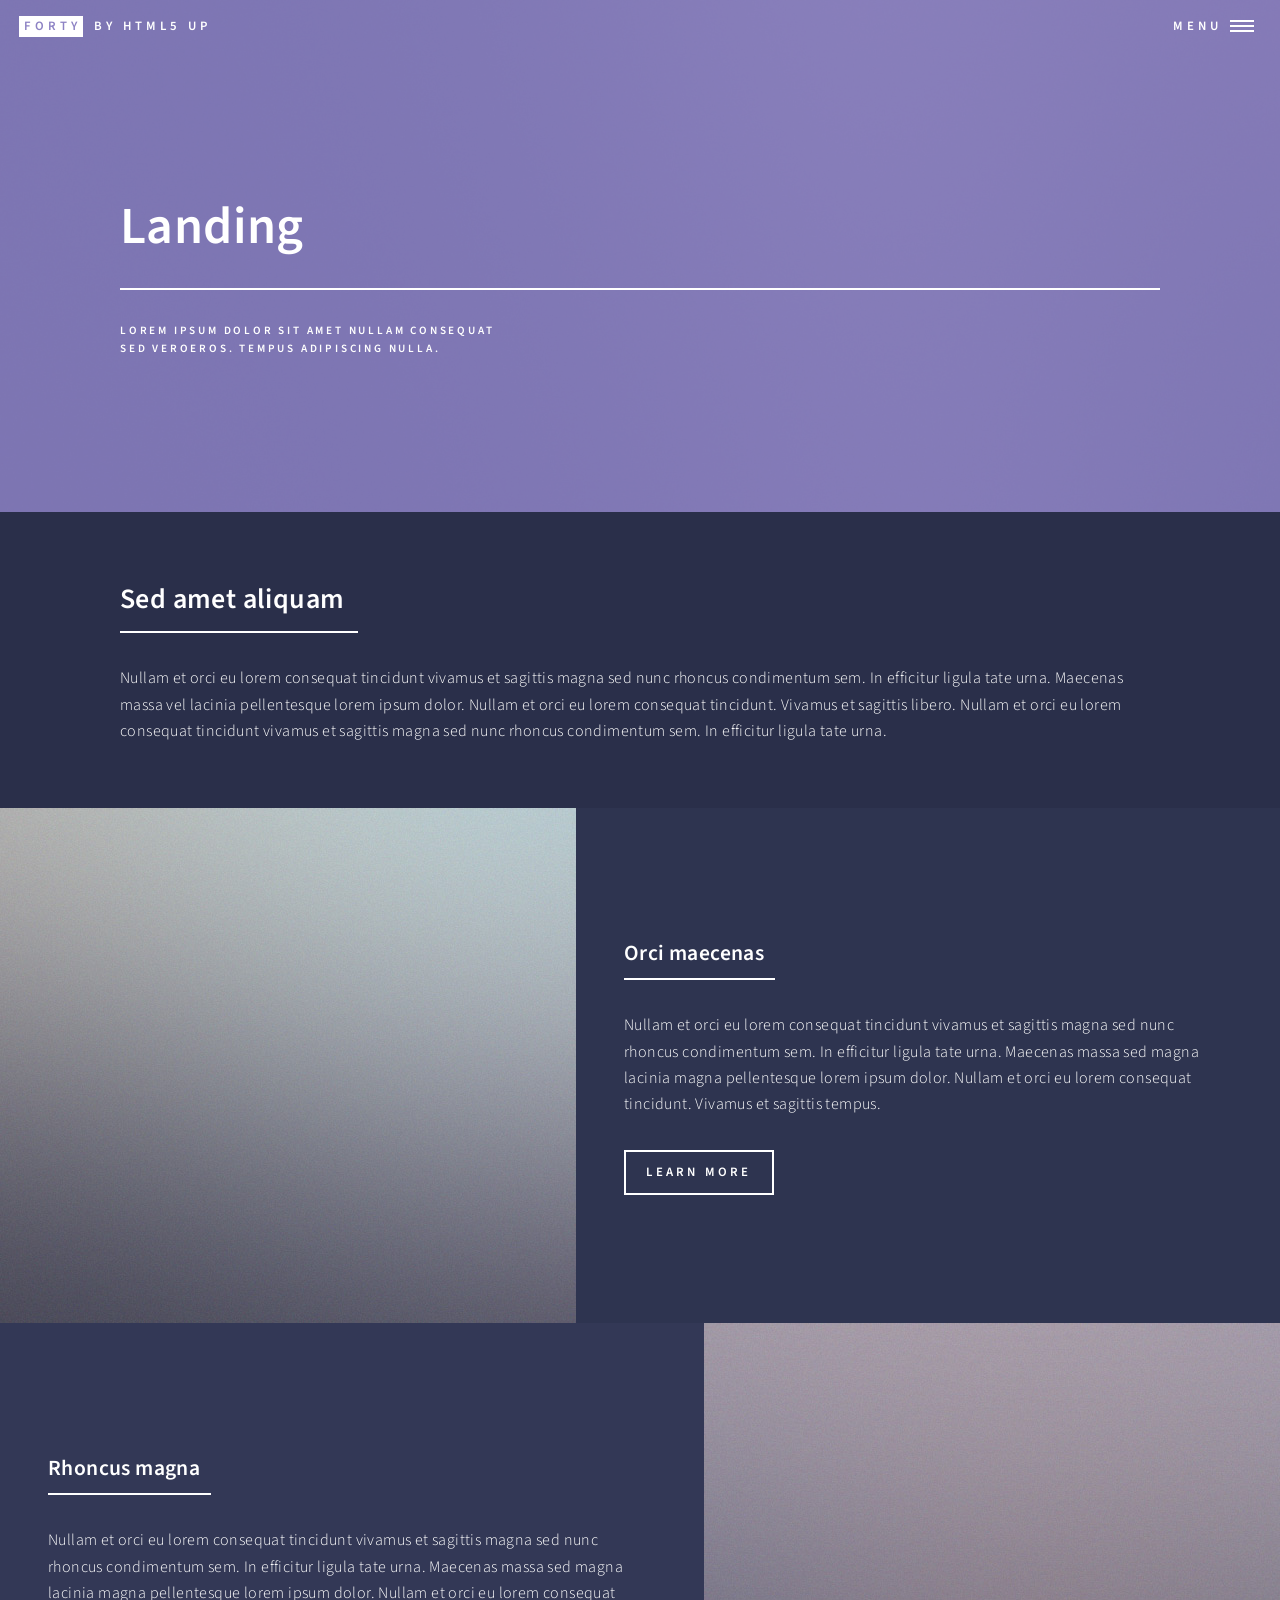
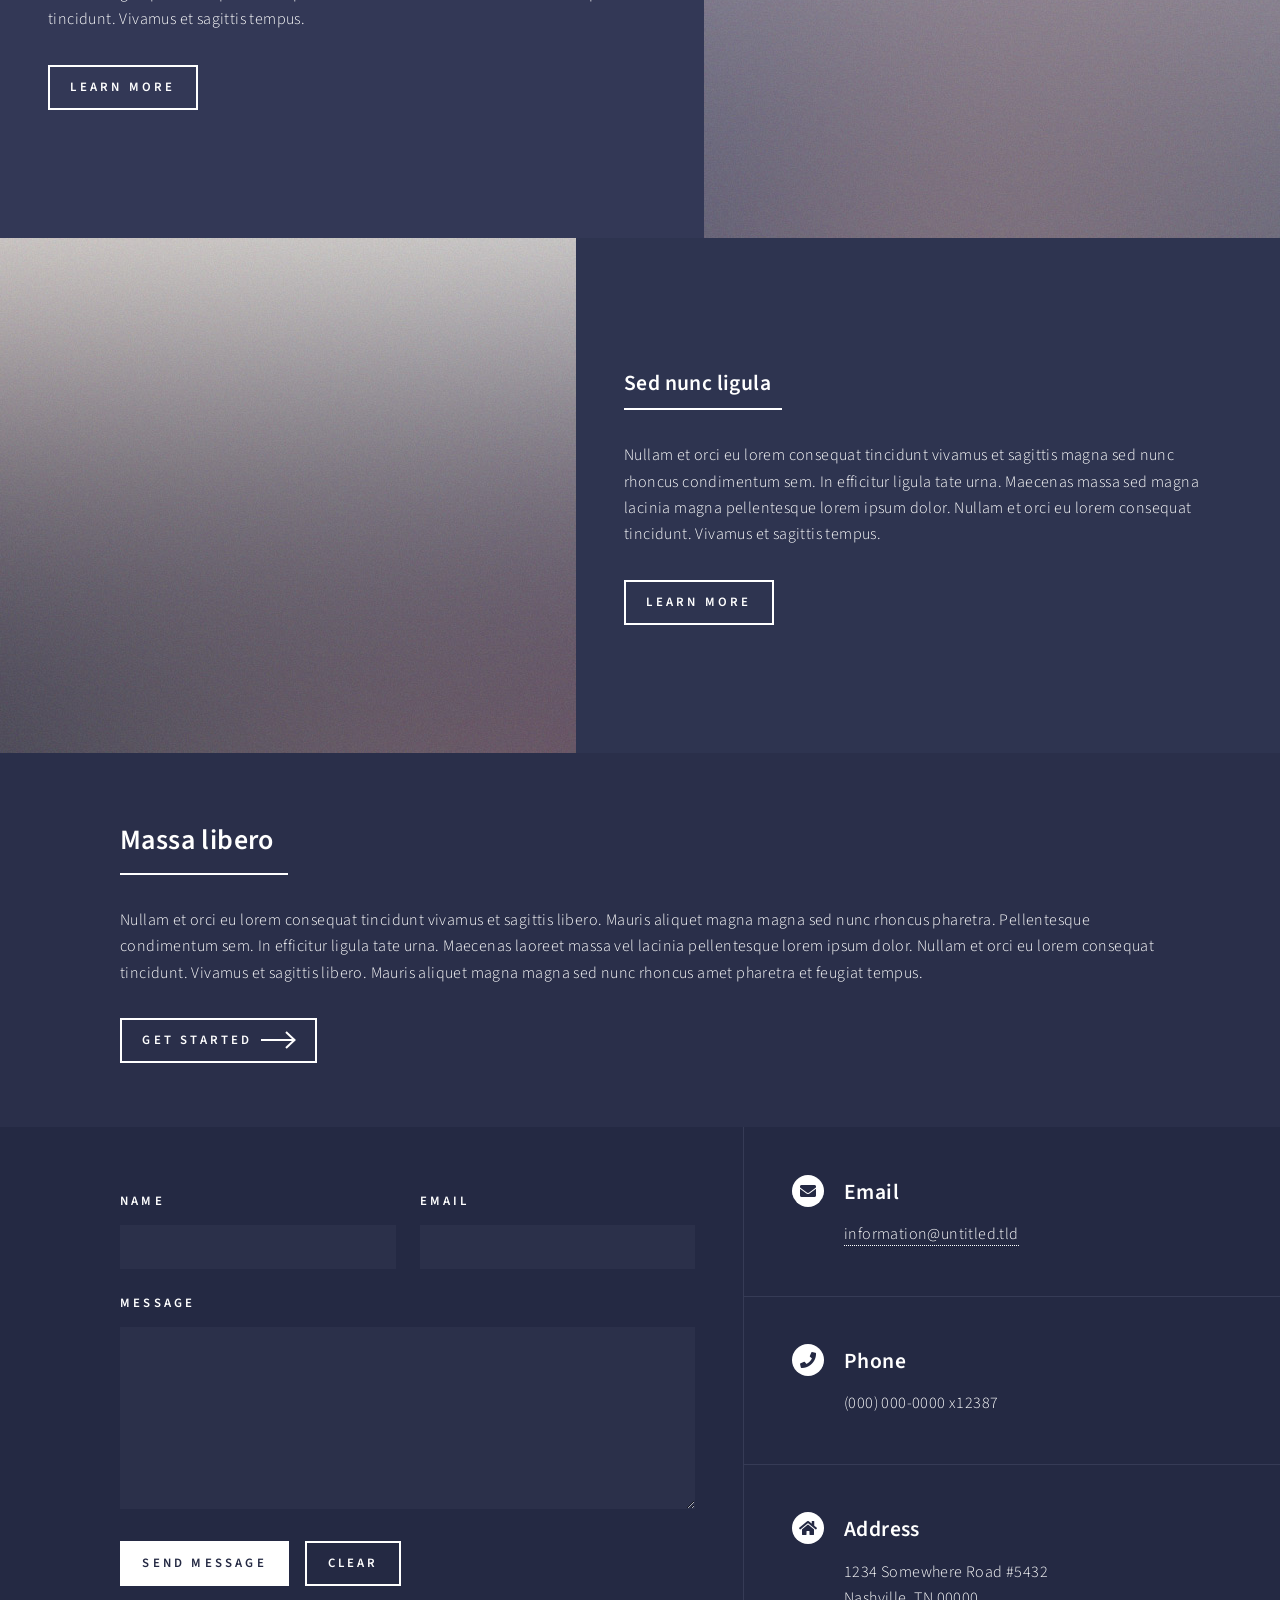
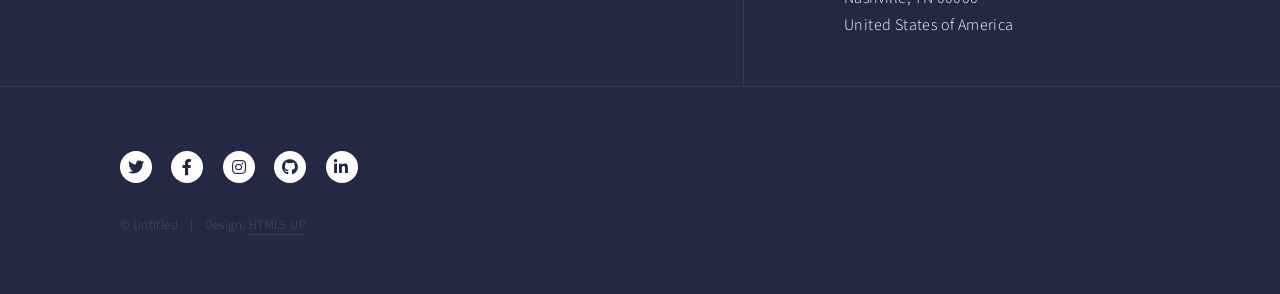
<file: landing.html>
<!DOCTYPE HTML>
<!--
	Forty by HTML5 UP
	html5up.net | @ajlkn
	Free for personal and commercial use under the CCA 3.0 license (html5up.net/license)
-->
<html>
	<head>
		<title>Landing - Forty by HTML5 UP</title>
		<meta charset="utf-8" />
		<meta name="viewport" content="width=device-width, initial-scale=1, user-scalable=no" />
		<link rel="stylesheet" href="assets/css/main.css" />
		<noscript><link rel="stylesheet" href="assets/css/noscript.css" /></noscript>
	</head>
	<body class="is-preload">

		<!-- Wrapper -->
			<div id="wrapper">

				<!-- Header -->
				<!-- Note: The "styleN" class below should match that of the banner element. -->
					<header id="header" class="alt style2">
						<a href="index.html" class="logo"><strong>Forty</strong> <span>by HTML5 UP</span></a>
						<nav>
							<a href="#menu">Menu</a>
						</nav>
					</header>

				<!-- Menu -->
					<nav id="menu">
						<ul class="links">
							<li><a href="index.html">Home</a></li>
							<li><a href="landing.html">Landing</a></li>
							<li><a href="generic.html">Generic</a></li>
							<li><a href="elements.html">Elements</a></li>
						</ul>
						<ul class="actions stacked">
							<li><a href="#" class="button primary fit">Get Started</a></li>
							<li><a href="#" class="button fit">Log In</a></li>
						</ul>
					</nav>

				<!-- Banner -->
				<!-- Note: The "styleN" class below should match that of the header element. -->
					<section id="banner" class="style2">
						<div class="inner">
							<span class="image">
								<img src="images/pic07.jpg" alt="" />
							</span>
							<header class="major">
								<h1>Landing</h1>
							</header>
							<div class="content">
								<p>Lorem ipsum dolor sit amet nullam consequat<br />
								sed veroeros. tempus adipiscing nulla.</p>
							</div>
						</div>
					</section>

				<!-- Main -->
					<div id="main">

						<!-- One -->
							<section id="one">
								<div class="inner">
									<header class="major">
										<h2>Sed amet aliquam</h2>
									</header>
									<p>Nullam et orci eu lorem consequat tincidunt vivamus et sagittis magna sed nunc rhoncus condimentum sem. In efficitur ligula tate urna. Maecenas massa vel lacinia pellentesque lorem ipsum dolor. Nullam et orci eu lorem consequat tincidunt. Vivamus et sagittis libero. Nullam et orci eu lorem consequat tincidunt vivamus et sagittis magna sed nunc rhoncus condimentum sem. In efficitur ligula tate urna.</p>
								</div>
							</section>

						<!-- Two -->
							<section id="two" class="spotlights">
								<section>
									<a href="generic.html" class="image">
										<img src="images/pic08.jpg" alt="" data-position="center center" />
									</a>
									<div class="content">
										<div class="inner">
											<header class="major">
												<h3>Orci maecenas</h3>
											</header>
											<p>Nullam et orci eu lorem consequat tincidunt vivamus et sagittis magna sed nunc rhoncus condimentum sem. In efficitur ligula tate urna. Maecenas massa sed magna lacinia magna pellentesque lorem ipsum dolor. Nullam et orci eu lorem consequat tincidunt. Vivamus et sagittis tempus.</p>
											<ul class="actions">
												<li><a href="generic.html" class="button">Learn more</a></li>
											</ul>
										</div>
									</div>
								</section>
								<section>
									<a href="generic.html" class="image">
										<img src="images/pic09.jpg" alt="" data-position="top center" />
									</a>
									<div class="content">
										<div class="inner">
											<header class="major">
												<h3>Rhoncus magna</h3>
											</header>
											<p>Nullam et orci eu lorem consequat tincidunt vivamus et sagittis magna sed nunc rhoncus condimentum sem. In efficitur ligula tate urna. Maecenas massa sed magna lacinia magna pellentesque lorem ipsum dolor. Nullam et orci eu lorem consequat tincidunt. Vivamus et sagittis tempus.</p>
											<ul class="actions">
												<li><a href="generic.html" class="button">Learn more</a></li>
											</ul>
										</div>
									</div>
								</section>
								<section>
									<a href="generic.html" class="image">
										<img src="images/pic10.jpg" alt="" data-position="25% 25%" />
									</a>
									<div class="content">
										<div class="inner">
											<header class="major">
												<h3>Sed nunc ligula</h3>
											</header>
											<p>Nullam et orci eu lorem consequat tincidunt vivamus et sagittis magna sed nunc rhoncus condimentum sem. In efficitur ligula tate urna. Maecenas massa sed magna lacinia magna pellentesque lorem ipsum dolor. Nullam et orci eu lorem consequat tincidunt. Vivamus et sagittis tempus.</p>
											<ul class="actions">
												<li><a href="generic.html" class="button">Learn more</a></li>
											</ul>
										</div>
									</div>
								</section>
							</section>

						<!-- Three -->
							<section id="three">
								<div class="inner">
									<header class="major">
										<h2>Massa libero</h2>
									</header>
									<p>Nullam et orci eu lorem consequat tincidunt vivamus et sagittis libero. Mauris aliquet magna magna sed nunc rhoncus pharetra. Pellentesque condimentum sem. In efficitur ligula tate urna. Maecenas laoreet massa vel lacinia pellentesque lorem ipsum dolor. Nullam et orci eu lorem consequat tincidunt. Vivamus et sagittis libero. Mauris aliquet magna magna sed nunc rhoncus amet pharetra et feugiat tempus.</p>
									<ul class="actions">
										<li><a href="generic.html" class="button next">Get Started</a></li>
									</ul>
								</div>
							</section>

					</div>

				<!-- Contact -->
					<section id="contact">
						<div class="inner">
							<section>
								<form method="post" action="#">
									<div class="fields">
										<div class="field half">
											<label for="name">Name</label>
											<input type="text" name="name" id="name" />
										</div>
										<div class="field half">
											<label for="email">Email</label>
											<input type="text" name="email" id="email" />
										</div>
										<div class="field">
											<label for="message">Message</label>
											<textarea name="message" id="message" rows="6"></textarea>
										</div>
									</div>
									<ul class="actions">
										<li><input type="submit" value="Send Message" class="primary" /></li>
										<li><input type="reset" value="Clear" /></li>
									</ul>
								</form>
							</section>
							<section class="split">
								<section>
									<div class="contact-method">
										<span class="icon solid alt fa-envelope"></span>
										<h3>Email</h3>
										<a href="#">information@untitled.tld</a>
									</div>
								</section>
								<section>
									<div class="contact-method">
										<span class="icon solid alt fa-phone"></span>
										<h3>Phone</h3>
										<span>(000) 000-0000 x12387</span>
									</div>
								</section>
								<section>
									<div class="contact-method">
										<span class="icon solid alt fa-home"></span>
										<h3>Address</h3>
										<span>1234 Somewhere Road #5432<br />
										Nashville, TN 00000<br />
										United States of America</span>
									</div>
								</section>
							</section>
						</div>
					</section>

				<!-- Footer -->
					<footer id="footer">
						<div class="inner">
							<ul class="icons">
								<li><a href="#" class="icon brands alt fa-twitter"><span class="label">Twitter</span></a></li>
								<li><a href="#" class="icon brands alt fa-facebook-f"><span class="label">Facebook</span></a></li>
								<li><a href="#" class="icon brands alt fa-instagram"><span class="label">Instagram</span></a></li>
								<li><a href="#" class="icon brands alt fa-github"><span class="label">GitHub</span></a></li>
								<li><a href="#" class="icon brands alt fa-linkedin-in"><span class="label">LinkedIn</span></a></li>
							</ul>
							<ul class="copyright">
								<li>&copy; Untitled</li><li>Design: <a href="https://html5up.net">HTML5 UP</a></li>
							</ul>
						</div>
					</footer>

			</div>

		<!-- Scripts -->
			<script src="assets/js/jquery.min.js"></script>
			<script src="assets/js/jquery.scrolly.min.js"></script>
			<script src="assets/js/jquery.scrollex.min.js"></script>
			<script src="assets/js/browser.min.js"></script>
			<script src="assets/js/breakpoints.min.js"></script>
			<script src="assets/js/util.js"></script>
			<script src="assets/js/main.js"></script>

	</body>
</html>
</file>
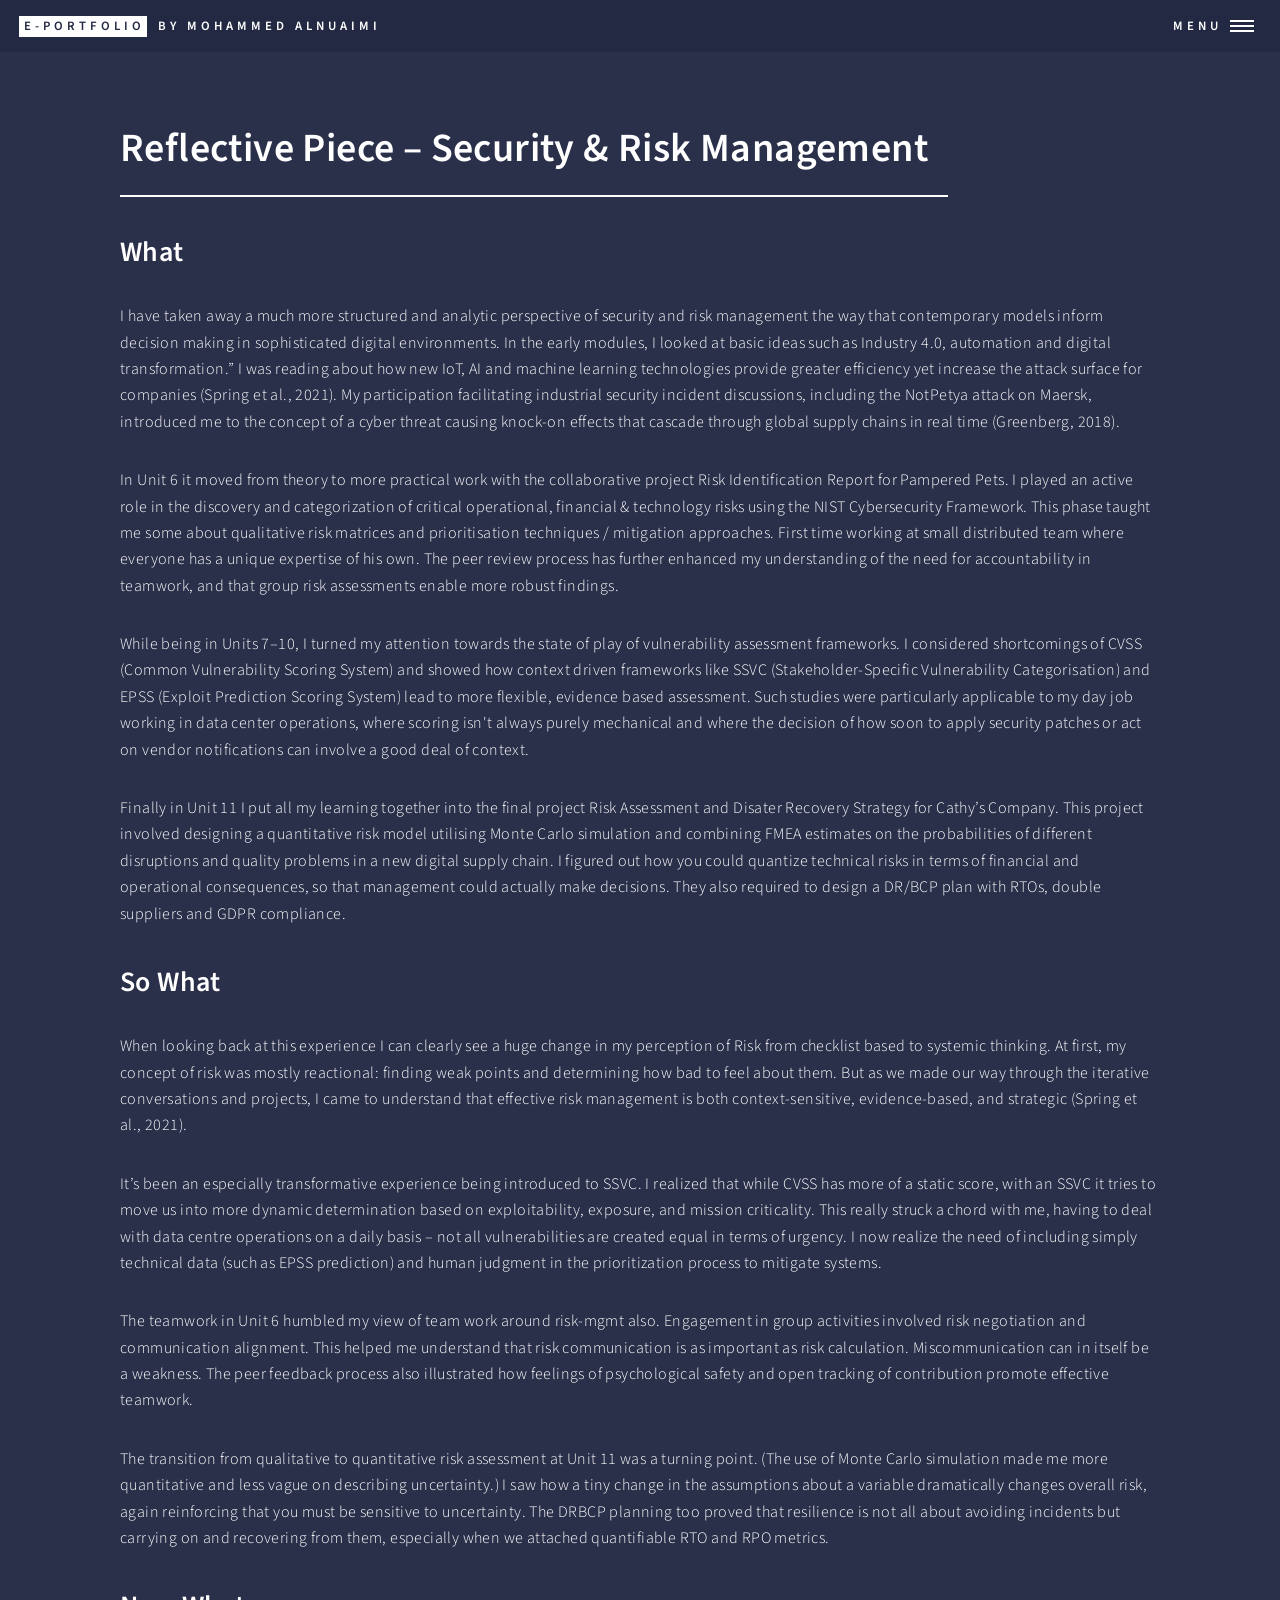
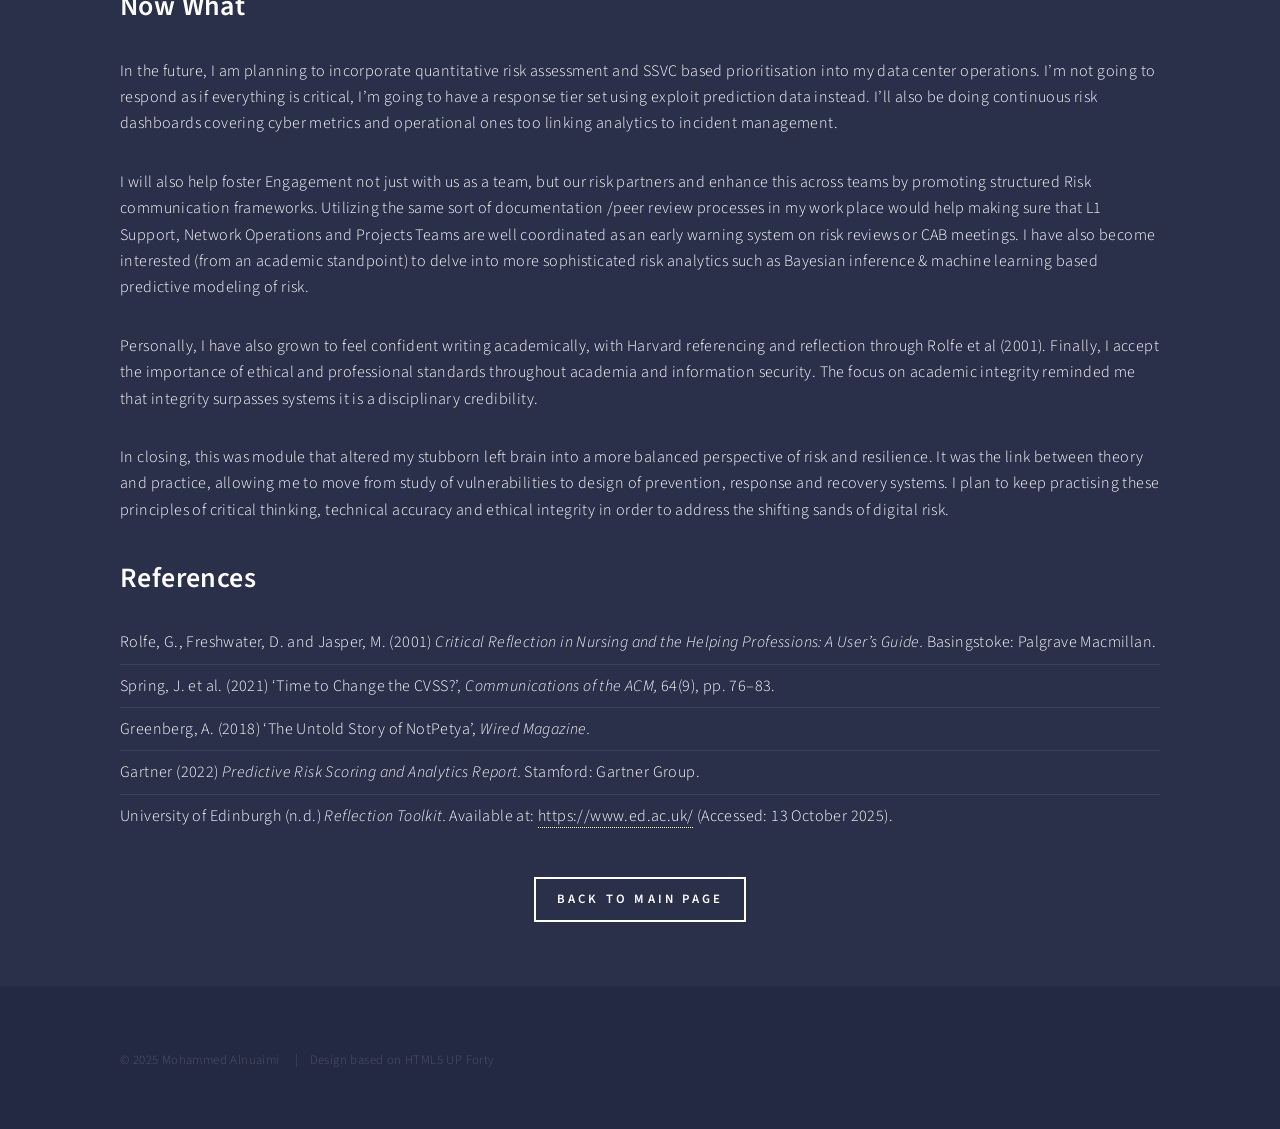
<file: reflection.html>
<!DOCTYPE HTML>
<html>
<head>
  <title>Reflective Piece – Security & Risk Management</title>
  <meta charset="utf-8"/>
  <meta name="viewport" content="width=device-width, initial-scale=1, user-scalable=no"/>
  <link rel="stylesheet" href="assets/css/main.css"/>
  <noscript><link rel="stylesheet" href="assets/css/noscript.css"/></noscript>
</head>
<body class="is-preload">
  <div id="wrapper">

    <!-- Header -->
    <header id="header" class="alt">
      <a href="index.html" class="logo"><strong>e-Portfolio</strong> <span>by Mohammed Alnuaimi</span></a>
      <nav><a href="#menu">Menu</a></nav>
    </header>

    <!-- Menu -->
    <nav id="menu">
      <ul class="links">
        <li><a href="index.html#overview">Overview</a></li>
        <li><a href="index.html#artefacts">Artefacts</a></li>
        <li><a href="index.html#final-eval">Final Evaluation</a></li>
        <li><a href="reflection.html">Reflective Piece</a></li>
        <li><a href="index.html#references">References</a></li>
        <li><a href="index.html#contact">Contact</a></li>
      </ul>
    </nav>

    <!-- Main -->
    <section id="main" class="wrapper style1">
      <div class="inner">
        <header class="major">
          <h1>Reflective Piece – Security & Risk Management</h1>
        </header>

        <h2>What</h2>
        <p>I have taken away a much more structured and analytic perspective of security and risk management the way that contemporary models inform decision making in sophisticated digital environments. In the early modules, I looked at basic ideas such as Industry 4.0, automation and digital transformation.” I was reading about how new IoT, AI and machine learning technologies provide greater efficiency yet increase the attack surface for companies (Spring et al., 2021). My participation facilitating industrial security incident discussions, including the NotPetya attack on Maersk, introduced me to the concept of a cyber threat causing knock-on effects that cascade through global supply chains in real time (Greenberg, 2018).</p>

        <p>In Unit 6 it moved from theory to more practical work with the collaborative project Risk Identification Report for Pampered Pets. I played an active role in the discovery and categorization of critical operational, financial &amp; technology risks using the NIST Cybersecurity Framework. This phase taught me some about qualitative risk matrices and prioritisation techniques / mitigation approaches. First time working at small distributed team where everyone has a unique expertise of his own. The peer review process has further enhanced my understanding of the need for accountability in teamwork, and that group risk assessments enable more robust findings.</p>

        <p>While being in Units 7–10, I turned my attention towards the state of play of vulnerability assessment frameworks. I considered shortcomings of CVSS (Common Vulnerability Scoring System) and showed how context driven frameworks like SSVC (Stakeholder-Specific Vulnerability Categorisation) and EPSS (Exploit Prediction Scoring System) lead to more flexible, evidence based assessment. Such studies were particularly applicable to my day job working in data center operations, where scoring isn't always purely mechanical and where the decision of how soon to apply security patches or act on vendor notifications can involve a good deal of context.</p>

        <p>Finally in Unit 11 I put all my learning together into the final project Risk Assessment and Disater Recovery Strategy for Cathy’s Company. This project involved designing a quantitative risk model utilising Monte Carlo simulation and combining FMEA estimates on the probabilities of different disruptions and quality problems in a new digital supply chain. I figured out how you could quantize technical risks in terms of financial and operational consequences, so that management could actually make decisions. They also required to design a DR/BCP plan with RTOs, double suppliers and GDPR compliance.</p>

        <h2>So What</h2>
        <p>When looking back at this experience I can clearly see a huge change in my perception of Risk from checklist based to systemic thinking. At first, my concept of risk was mostly reactional: finding weak points and determining how bad to feel about them. But as we made our way through the iterative conversations and projects, I came to understand that effective risk management is both context-sensitive, evidence-based, and strategic (Spring et al., 2021).</p>

        <p>It’s been an especially transformative experience being introduced to SSVC. I realized that while CVSS has more of a static score, with an SSVC it tries to move us into more dynamic determination based on exploitability, exposure, and mission criticality. This really struck a chord with me, having to deal with data centre operations on a daily basis – not all vulnerabilities are created equal in terms of urgency. I now realize the need of including simply technical data (such as EPSS prediction) and human judgment in the prioritization process to mitigate systems.</p>

        <p>The teamwork in Unit 6 humbled my view of team work around risk-mgmt also. Engagement in group activities involved risk negotiation and communication alignment. This helped me understand that risk communication is as important as risk calculation. Miscommunication can in itself be a weakness. The peer feedback process also illustrated how feelings of psychological safety and open tracking of contribution promote effective teamwork.</p>

        <p>The transition from qualitative to quantitative risk assessment at Unit 11 was a turning point. (The use of Monte Carlo simulation made me more quantitative and less vague on describing uncertainty.) I saw how a tiny change in the assumptions about a variable dramatically changes overall risk, again reinforcing that you must be sensitive to uncertainty. The DRBCP planning too proved that resilience is not all about avoiding incidents but carrying on and recovering from them, especially when we attached quantifiable RTO and RPO metrics.</p>

        <h2>Now What</h2>
        <p>In the future, I am planning to incorporate quantitative risk assessment and SSVC based prioritisation into my data center operations. I’m not going to respond as if everything is critical, I’m going to have a response tier set using exploit prediction data instead. I’ll also be doing continuous risk dashboards covering cyber metrics and operational ones too linking analytics to incident management.</p>

        <p>I will also help foster Engagement not just with us as a team, but our risk partners and enhance this across teams by promoting structured Risk communication frameworks. Utilizing the same sort of documentation /peer review processes in my work place would help making sure that L1 Support, Network Operations and Projects Teams are well coordinated as an early warning system on risk reviews or CAB meetings. I have also become interested (from an academic standpoint) to delve into more sophisticated risk analytics such as Bayesian inference &amp; machine learning based predictive modeling of risk.</p>

        <p>Personally, I have also grown to feel confident writing academically, with Harvard referencing and reflection through Rolfe et al (2001). Finally, I accept the importance of ethical and professional standards throughout academia and information security. The focus on academic integrity reminded me that integrity surpasses systems it is a disciplinary credibility.</p>

        <p>In closing, this was module that altered my stubborn left brain into a more balanced perspective of risk and resilience. It was the link between theory and practice, allowing me to move from study of vulnerabilities to design of prevention, response and recovery systems. I plan to keep practising these principles of critical thinking, technical accuracy and ethical integrity in order to address the shifting sands of digital risk.</p>

        <h2>References</h2>
        <ul class="alt ref-list">
          <li>Rolfe, G., Freshwater, D. and Jasper, M. (2001) <em>Critical Reflection in Nursing and the Helping Professions: A User’s Guide.</em> Basingstoke: Palgrave Macmillan.</li>
          <li>Spring, J. et al. (2021) ‘Time to Change the CVSS?’, <em>Communications of the ACM,</em> 64(9), pp. 76–83.</li>
          <li>Greenberg, A. (2018) ‘The Untold Story of NotPetya’, <em>Wired Magazine.</em></li>
          <li>Gartner (2022) <em>Predictive Risk Scoring and Analytics Report.</em> Stamford: Gartner Group.</li>
          <li>University of Edinburgh (n.d.) <em>Reflection Toolkit.</em> Available at: <a href="https://www.ed.ac.uk/" target="_blank">https://www.ed.ac.uk/</a> (Accessed: 13 October 2025).</li>
        </ul>

        <p style="text-align:center; margin-top:40px;">
          <a href="index.html" class="button">Back to Main Page</a>
        </p>

      </div>
    </section>

    <!-- Footer -->
    <footer id="footer">
      <div class="inner">
        <ul class="copyright">
          <li>© 2025 Mohammed Alnuaimi</li>
          <li>Design based on HTML5 UP Forty</li>
        </ul>
      </div>
    </footer>

  </div>

  <!-- Scripts -->
  <script src="assets/js/jquery.min.js"></script>
  <script src="assets/js/jquery.scrolly.min.js"></script>
  <script src="assets/js/jquery.scrollex.min.js"></script>
  <script src="assets/js/browser.min.js"></script>
  <script src="assets/js/breakpoints.min.js"></script>
  <script src="assets/js/util.js"></script>
  <script src="assets/js/main.js"></script>
</body>
</html>
</file>
<file: assets/css/noscript.css>
/*
	Forty by HTML5 UP
	html5up.net | @ajlkn
	Free for personal and commercial use under the CCA 3.0 license (html5up.net/license)
*/

/* Banner */

	body.is-preload #banner:after {
		opacity: 0.85;
	}

	body.is-preload #banner > .inner {
		-moz-filter: none;
		-webkit-filter: none;
		-ms-filter: none;
		filter: none;
		-moz-transform: none;
		-webkit-transform: none;
		-ms-transform: none;
		transform: none;
		opacity: 1;
	}
</file>
<file: assets/css/main.css>
@import url(fontawesome-all.min.css);
@import url("https://fonts.googleapis.com/css?family=Source+Sans+Pro:300,300italic,600,600italic");

/*
	Forty by HTML5 UP
	html5up.net | @ajlkn
	Free for personal and commercial use under the CCA 3.0 license (html5up.net/license)
*/

html, body, div, span, applet, object,
iframe, h1, h2, h3, h4, h5, h6, p, blockquote,
pre, a, abbr, acronym, address, big, cite,
code, del, dfn, em, img, ins, kbd, q, s, samp,
small, strike, strong, sub, sup, tt, var, b,
u, i, center, dl, dt, dd, ol, ul, li, fieldset,
form, label, legend, table, caption, tbody,
tfoot, thead, tr, th, td, article, aside,
canvas, details, embed, figure, figcaption,
footer, header, hgroup, menu, nav, output, ruby,
section, summary, time, mark, audio, video {
	margin: 0;
	padding: 0;
	border: 0;
	font-size: 100%;
	font: inherit;
	vertical-align: baseline;}

article, aside, details, figcaption, figure,
footer, header, hgroup, menu, nav, section {
	display: block;}

body {
	line-height: 1;
}

ol, ul {
	list-style: none;
}

blockquote, q {
	quotes: none;
}

	blockquote:before, blockquote:after, q:before, q:after {
		content: '';
		content: none;
	}

table {
	border-collapse: collapse;
	border-spacing: 0;
}

body {
	-webkit-text-size-adjust: none;
}

mark {
	background-color: transparent;
	color: inherit;
}

input::-moz-focus-inner {
	border: 0;
	padding: 0;
}

input, select, textarea {
	-moz-appearance: none;
	-webkit-appearance: none;
	-ms-appearance: none;
	appearance: none;
}

/* Basic */

	@-ms-viewport {
		width: device-width;
	}

	body {
		-ms-overflow-style: scrollbar;
	}

	@media screen and (max-width: 480px) {

		html, body {
			min-width: 320px;
		}

	}

	html {
		box-sizing: border-box;
	}

	*, *:before, *:after {
		box-sizing: inherit;
	}

	body {
		background: #242943;
	}

		body.is-preload *, body.is-preload *:before, body.is-preload *:after {
			-moz-animation: none !important;
			-webkit-animation: none !important;
			-ms-animation: none !important;
			animation: none !important;
			-moz-transition: none !important;
			-webkit-transition: none !important;
			-ms-transition: none !important;
			transition: none !important;
		}

/* Type */

	body, input, select, textarea {
		color: #ffffff;
		font-family: "Source Sans Pro", Helvetica, sans-serif;
		font-size: 17pt;
		font-weight: 300;
		letter-spacing: 0.025em;
		line-height: 1.65;
	}

		@media screen and (max-width: 1680px) {

			body, input, select, textarea {
				font-size: 14pt;
			}

		}

		@media screen and (max-width: 1280px) {

			body, input, select, textarea {
				font-size: 12pt;
			}

		}

		@media screen and (max-width: 360px) {

			body, input, select, textarea {
				font-size: 11pt;
			}

		}

	a {
		-moz-transition: color 0.2s ease-in-out, border-bottom-color 0.2s ease-in-out;
		-webkit-transition: color 0.2s ease-in-out, border-bottom-color 0.2s ease-in-out;
		-ms-transition: color 0.2s ease-in-out, border-bottom-color 0.2s ease-in-out;
		transition: color 0.2s ease-in-out, border-bottom-color 0.2s ease-in-out;
		border-bottom: dotted 1px;
		color: inherit;
		text-decoration: none;
	}

		a:hover {
			border-bottom-color: transparent;
			color: #9bf1ff !important;
		}

		a:active {
			color: #53e3fb !important;
		}

	strong, b {
		color: #ffffff;
		font-weight: 600;
	}

	em, i {
		font-style: italic;
	}

	p {
		margin: 0 0 2em 0;
	}

	h1, h2, h3, h4, h5, h6 {
		color: #ffffff;
		font-weight: 600;
		line-height: 1.65;
		margin: 0 0 1em 0;
	}

		h1 a, h2 a, h3 a, h4 a, h5 a, h6 a {
			color: inherit;
			border-bottom: 0;
		}

	h1 {
		font-size: 2.5em;
	}

	h2 {
		font-size: 1.75em;
	}

	h3 {
		font-size: 1.35em;
	}

	h4 {
		font-size: 1.1em;
	}

	h5 {
		font-size: 0.9em;
	}

	h6 {
		font-size: 0.7em;
	}

	@media screen and (max-width: 736px) {

		h1 {
			font-size: 2em;
		}

		h2 {
			font-size: 1.5em;
		}

		h3 {
			font-size: 1.25em;
		}

	}

	sub {
		font-size: 0.8em;
		position: relative;
		top: 0.5em;
	}

	sup {
		font-size: 0.8em;
		position: relative;
		top: -0.5em;
	}

	blockquote {
		border-left: solid 4px rgba(212, 212, 255, 0.1);
		font-style: italic;
		margin: 0 0 2em 0;
		padding: 0.5em 0 0.5em 2em;
	}

	code {
		background: rgba(212, 212, 255, 0.035);
		font-family: "Courier New", monospace;
		font-size: 0.9em;
		margin: 0 0.25em;
		padding: 0.25em 0.65em;
	}

	pre {
		-webkit-overflow-scrolling: touch;
		font-family: "Courier New", monospace;
		font-size: 0.9em;
		margin: 0 0 2em 0;
	}

		pre code {
			display: block;
			line-height: 1.75;
			padding: 1em 1.5em;
			overflow-x: auto;
		}

	hr {
		border: 0;
		border-bottom: solid 1px rgba(212, 212, 255, 0.1);
		margin: 2em 0;
	}

		hr.major {
			margin: 3em 0;
		}

	.align-left {
		text-align: left;
	}

	.align-center {
		text-align: center;
	}

	.align-right {
		text-align: right;
	}

/* Row */

	.row {
		display: flex;
		flex-wrap: wrap;
		box-sizing: border-box;
		align-items: stretch;
	}

		.row > * {
			box-sizing: border-box;
		}

		.row.gtr-uniform > * > :last-child {
			margin-bottom: 0;
		}

		.row.aln-left {
			justify-content: flex-start;
		}

		.row.aln-center {
			justify-content: center;
		}

		.row.aln-right {
			justify-content: flex-end;
		}

		.row.aln-top {
			align-items: flex-start;
		}

		.row.aln-middle {
			align-items: center;
		}

		.row.aln-bottom {
			align-items: flex-end;
		}

		.row > .imp {
			order: -1;
		}

		.row > .col-1 {
			width: 8.33333%;
		}

		.row > .off-1 {
			margin-left: 8.33333%;
		}

		.row > .col-2 {
			width: 16.66667%;
		}

		.row > .off-2 {
			margin-left: 16.66667%;
		}

		.row > .col-3 {
			width: 25%;
		}

		.row > .off-3 {
			margin-left: 25%;
		}

		.row > .col-4 {
			width: 33.33333%;
		}

		.row > .off-4 {
			margin-left: 33.33333%;
		}

		.row > .col-5 {
			width: 41.66667%;
		}

		.row > .off-5 {
			margin-left: 41.66667%;
		}

		.row > .col-6 {
			width: 50%;
		}

		.row > .off-6 {
			margin-left: 50%;
		}

		.row > .col-7 {
			width: 58.33333%;
		}

		.row > .off-7 {
			margin-left: 58.33333%;
		}

		.row > .col-8 {
			width: 66.66667%;
		}

		.row > .off-8 {
			margin-left: 66.66667%;
		}

		.row > .col-9 {
			width: 75%;
		}

		.row > .off-9 {
			margin-left: 75%;
		}

		.row > .col-10 {
			width: 83.33333%;
		}

		.row > .off-10 {
			margin-left: 83.33333%;
		}

		.row > .col-11 {
			width: 91.66667%;
		}

		.row > .off-11 {
			margin-left: 91.66667%;
		}

		.row > .col-12 {
			width: 100%;
		}

		.row > .off-12 {
			margin-left: 100%;
		}

		.row.gtr-0 {
			margin-top: 0;
			margin-left: 0em;
		}

			.row.gtr-0 > * {
				padding: 0 0 0 0em;
			}

			.row.gtr-0.gtr-uniform {
				margin-top: 0em;
			}

				.row.gtr-0.gtr-uniform > * {
					padding-top: 0em;
				}

		.row.gtr-25 {
			margin-top: 0;
			margin-left: -0.5em;
		}

			.row.gtr-25 > * {
				padding: 0 0 0 0.5em;
			}

			.row.gtr-25.gtr-uniform {
				margin-top: -0.5em;
			}

				.row.gtr-25.gtr-uniform > * {
					padding-top: 0.5em;
				}

		.row.gtr-50 {
			margin-top: 0;
			margin-left: -1em;
		}

			.row.gtr-50 > * {
				padding: 0 0 0 1em;
			}

			.row.gtr-50.gtr-uniform {
				margin-top: -1em;
			}

				.row.gtr-50.gtr-uniform > * {
					padding-top: 1em;
				}

		.row {
			margin-top: 0;
			margin-left: -2em;
		}

			.row > * {
				padding: 0 0 0 2em;
			}

			.row.gtr-uniform {
				margin-top: -2em;
			}

				.row.gtr-uniform > * {
					padding-top: 2em;
				}

		.row.gtr-150 {
			margin-top: 0;
			margin-left: -3em;
		}

			.row.gtr-150 > * {
				padding: 0 0 0 3em;
			}

			.row.gtr-150.gtr-uniform {
				margin-top: -3em;
			}

				.row.gtr-150.gtr-uniform > * {
					padding-top: 3em;
				}

		.row.gtr-200 {
			margin-top: 0;
			margin-left: -4em;
		}

			.row.gtr-200 > * {
				padding: 0 0 0 4em;
			}

			.row.gtr-200.gtr-uniform {
				margin-top: -4em;
			}

				.row.gtr-200.gtr-uniform > * {
					padding-top: 4em;
				}

		@media screen and (max-width: 1680px) {

			.row {
				display: flex;
				flex-wrap: wrap;
				box-sizing: border-box;
				align-items: stretch;
			}

				.row > * {
					box-sizing: border-box;
				}

				.row.gtr-uniform > * > :last-child {
					margin-bottom: 0;
				}

				.row.aln-left {
					justify-content: flex-start;
				}

				.row.aln-center {
					justify-content: center;
				}

				.row.aln-right {
					justify-content: flex-end;
				}

				.row.aln-top {
					align-items: flex-start;
				}

				.row.aln-middle {
					align-items: center;
				}

				.row.aln-bottom {
					align-items: flex-end;
				}

				.row > .imp-xlarge {
					order: -1;
				}

				.row > .col-1-xlarge {
					width: 8.33333%;
				}

				.row > .off-1-xlarge {
					margin-left: 8.33333%;
				}

				.row > .col-2-xlarge {
					width: 16.66667%;
				}

				.row > .off-2-xlarge {
					margin-left: 16.66667%;
				}

				.row > .col-3-xlarge {
					width: 25%;
				}

				.row > .off-3-xlarge {
					margin-left: 25%;
				}

				.row > .col-4-xlarge {
					width: 33.33333%;
				}

				.row > .off-4-xlarge {
					margin-left: 33.33333%;
				}

				.row > .col-5-xlarge {
					width: 41.66667%;
				}

				.row > .off-5-xlarge {
					margin-left: 41.66667%;
				}

				.row > .col-6-xlarge {
					width: 50%;
				}

				.row > .off-6-xlarge {
					margin-left: 50%;
				}

				.row > .col-7-xlarge {
					width: 58.33333%;
				}

				.row > .off-7-xlarge {
					margin-left: 58.33333%;
				}

				.row > .col-8-xlarge {
					width: 66.66667%;
				}

				.row > .off-8-xlarge {
					margin-left: 66.66667%;
				}

				.row > .col-9-xlarge {
					width: 75%;
				}

				.row > .off-9-xlarge {
					margin-left: 75%;
				}

				.row > .col-10-xlarge {
					width: 83.33333%;
				}

				.row > .off-10-xlarge {
					margin-left: 83.33333%;
				}

				.row > .col-11-xlarge {
					width: 91.66667%;
				}

				.row > .off-11-xlarge {
					margin-left: 91.66667%;
				}

				.row > .col-12-xlarge {
					width: 100%;
				}

				.row > .off-12-xlarge {
					margin-left: 100%;
				}

				.row.gtr-0 {
					margin-top: 0;
					margin-left: 0em;
				}

					.row.gtr-0 > * {
						padding: 0 0 0 0em;
					}

					.row.gtr-0.gtr-uniform {
						margin-top: 0em;
					}

						.row.gtr-0.gtr-uniform > * {
							padding-top: 0em;
						}

				.row.gtr-25 {
					margin-top: 0;
					margin-left: -0.5em;
				}

					.row.gtr-25 > * {
						padding: 0 0 0 0.5em;
					}

					.row.gtr-25.gtr-uniform {
						margin-top: -0.5em;
					}

						.row.gtr-25.gtr-uniform > * {
							padding-top: 0.5em;
						}

				.row.gtr-50 {
					margin-top: 0;
					margin-left: -1em;
				}

					.row.gtr-50 > * {
						padding: 0 0 0 1em;
					}

					.row.gtr-50.gtr-uniform {
						margin-top: -1em;
					}

						.row.gtr-50.gtr-uniform > * {
							padding-top: 1em;
						}

				.row {
					margin-top: 0;
					margin-left: -2em;
				}

					.row > * {
						padding: 0 0 0 2em;
					}

					.row.gtr-uniform {
						margin-top: -2em;
					}

						.row.gtr-uniform > * {
							padding-top: 2em;
						}

				.row.gtr-150 {
					margin-top: 0;
					margin-left: -3em;
				}

					.row.gtr-150 > * {
						padding: 0 0 0 3em;
					}

					.row.gtr-150.gtr-uniform {
						margin-top: -3em;
					}

						.row.gtr-150.gtr-uniform > * {
							padding-top: 3em;
						}

				.row.gtr-200 {
					margin-top: 0;
					margin-left: -4em;
				}

					.row.gtr-200 > * {
						padding: 0 0 0 4em;
					}

					.row.gtr-200.gtr-uniform {
						margin-top: -4em;
					}

						.row.gtr-200.gtr-uniform > * {
							padding-top: 4em;
						}

		}

		@media screen and (max-width: 1280px) {

			.row {
				display: flex;
				flex-wrap: wrap;
				box-sizing: border-box;
				align-items: stretch;
			}

				.row > * {
					box-sizing: border-box;
				}

				.row.gtr-uniform > * > :last-child {
					margin-bottom: 0;
				}

				.row.aln-left {
					justify-content: flex-start;
				}

				.row.aln-center {
					justify-content: center;
				}

				.row.aln-right {
					justify-content: flex-end;
				}

				.row.aln-top {
					align-items: flex-start;
				}

				.row.aln-middle {
					align-items: center;
				}

				.row.aln-bottom {
					align-items: flex-end;
				}

				.row > .imp-large {
					order: -1;
				}

				.row > .col-1-large {
					width: 8.33333%;
				}

				.row > .off-1-large {
					margin-left: 8.33333%;
				}

				.row > .col-2-large {
					width: 16.66667%;
				}

				.row > .off-2-large {
					margin-left: 16.66667%;
				}

				.row > .col-3-large {
					width: 25%;
				}

				.row > .off-3-large {
					margin-left: 25%;
				}

				.row > .col-4-large {
					width: 33.33333%;
				}

				.row > .off-4-large {
					margin-left: 33.33333%;
				}

				.row > .col-5-large {
					width: 41.66667%;
				}

				.row > .off-5-large {
					margin-left: 41.66667%;
				}

				.row > .col-6-large {
					width: 50%;
				}

				.row > .off-6-large {
					margin-left: 50%;
				}

				.row > .col-7-large {
					width: 58.33333%;
				}

				.row > .off-7-large {
					margin-left: 58.33333%;
				}

				.row > .col-8-large {
					width: 66.66667%;
				}

				.row > .off-8-large {
					margin-left: 66.66667%;
				}

				.row > .col-9-large {
					width: 75%;
				}

				.row > .off-9-large {
					margin-left: 75%;
				}

				.row > .col-10-large {
					width: 83.33333%;
				}

				.row > .off-10-large {
					margin-left: 83.33333%;
				}

				.row > .col-11-large {
					width: 91.66667%;
				}

				.row > .off-11-large {
					margin-left: 91.66667%;
				}

				.row > .col-12-large {
					width: 100%;
				}

				.row > .off-12-large {
					margin-left: 100%;
				}

				.row.gtr-0 {
					margin-top: 0;
					margin-left: 0em;
				}

					.row.gtr-0 > * {
						padding: 0 0 0 0em;
					}

					.row.gtr-0.gtr-uniform {
						margin-top: 0em;
					}

						.row.gtr-0.gtr-uniform > * {
							padding-top: 0em;
						}

				.row.gtr-25 {
					margin-top: 0;
					margin-left: -0.375em;
				}

					.row.gtr-25 > * {
						padding: 0 0 0 0.375em;
					}

					.row.gtr-25.gtr-uniform {
						margin-top: -0.375em;
					}

						.row.gtr-25.gtr-uniform > * {
							padding-top: 0.375em;
						}

				.row.gtr-50 {
					margin-top: 0;
					margin-left: -0.75em;
				}

					.row.gtr-50 > * {
						padding: 0 0 0 0.75em;
					}

					.row.gtr-50.gtr-uniform {
						margin-top: -0.75em;
					}

						.row.gtr-50.gtr-uniform > * {
							padding-top: 0.75em;
						}

				.row {
					margin-top: 0;
					margin-left: -1.5em;
				}

					.row > * {
						padding: 0 0 0 1.5em;
					}

					.row.gtr-uniform {
						margin-top: -1.5em;
					}

						.row.gtr-uniform > * {
							padding-top: 1.5em;
						}

				.row.gtr-150 {
					margin-top: 0;
					margin-left: -2.25em;
				}

					.row.gtr-150 > * {
						padding: 0 0 0 2.25em;
					}

					.row.gtr-150.gtr-uniform {
						margin-top: -2.25em;
					}

						.row.gtr-150.gtr-uniform > * {
							padding-top: 2.25em;
						}

				.row.gtr-200 {
					margin-top: 0;
					margin-left: -3em;
				}

					.row.gtr-200 > * {
						padding: 0 0 0 3em;
					}

					.row.gtr-200.gtr-uniform {
						margin-top: -3em;
					}

						.row.gtr-200.gtr-uniform > * {
							padding-top: 3em;
						}

		}

		@media screen and (max-width: 980px) {

			.row {
				display: flex;
				flex-wrap: wrap;
				box-sizing: border-box;
				align-items: stretch;
			}

				.row > * {
					box-sizing: border-box;
				}

				.row.gtr-uniform > * > :last-child {
					margin-bottom: 0;
				}

				.row.aln-left {
					justify-content: flex-start;
				}

				.row.aln-center {
					justify-content: center;
				}

				.row.aln-right {
					justify-content: flex-end;
				}

				.row.aln-top {
					align-items: flex-start;
				}

				.row.aln-middle {
					align-items: center;
				}

				.row.aln-bottom {
					align-items: flex-end;
				}

				.row > .imp-medium {
					order: -1;
				}

				.row > .col-1-medium {
					width: 8.33333%;
				}

				.row > .off-1-medium {
					margin-left: 8.33333%;
				}

				.row > .col-2-medium {
					width: 16.66667%;
				}

				.row > .off-2-medium {
					margin-left: 16.66667%;
				}

				.row > .col-3-medium {
					width: 25%;
				}

				.row > .off-3-medium {
					margin-left: 25%;
				}

				.row > .col-4-medium {
					width: 33.33333%;
				}

				.row > .off-4-medium {
					margin-left: 33.33333%;
				}

				.row > .col-5-medium {
					width: 41.66667%;
				}

				.row > .off-5-medium {
					margin-left: 41.66667%;
				}

				.row > .col-6-medium {
					width: 50%;
				}

				.row > .off-6-medium {
					margin-left: 50%;
				}

				.row > .col-7-medium {
					width: 58.33333%;
				}

				.row > .off-7-medium {
					margin-left: 58.33333%;
				}

				.row > .col-8-medium {
					width: 66.66667%;
				}

				.row > .off-8-medium {
					margin-left: 66.66667%;
				}

				.row > .col-9-medium {
					width: 75%;
				}

				.row > .off-9-medium {
					margin-left: 75%;
				}

				.row > .col-10-medium {
					width: 83.33333%;
				}

				.row > .off-10-medium {
					margin-left: 83.33333%;
				}

				.row > .col-11-medium {
					width: 91.66667%;
				}

				.row > .off-11-medium {
					margin-left: 91.66667%;
				}

				.row > .col-12-medium {
					width: 100%;
				}

				.row > .off-12-medium {
					margin-left: 100%;
				}

				.row.gtr-0 {
					margin-top: 0;
					margin-left: 0em;
				}

					.row.gtr-0 > * {
						padding: 0 0 0 0em;
					}

					.row.gtr-0.gtr-uniform {
						margin-top: 0em;
					}

						.row.gtr-0.gtr-uniform > * {
							padding-top: 0em;
						}

				.row.gtr-25 {
					margin-top: 0;
					margin-left: -0.375em;
				}

					.row.gtr-25 > * {
						padding: 0 0 0 0.375em;
					}

					.row.gtr-25.gtr-uniform {
						margin-top: -0.375em;
					}

						.row.gtr-25.gtr-uniform > * {
							padding-top: 0.375em;
						}

				.row.gtr-50 {
					margin-top: 0;
					margin-left: -0.75em;
				}

					.row.gtr-50 > * {
						padding: 0 0 0 0.75em;
					}

					.row.gtr-50.gtr-uniform {
						margin-top: -0.75em;
					}

						.row.gtr-50.gtr-uniform > * {
							padding-top: 0.75em;
						}

				.row {
					margin-top: 0;
					margin-left: -1.5em;
				}

					.row > * {
						padding: 0 0 0 1.5em;
					}

					.row.gtr-uniform {
						margin-top: -1.5em;
					}

						.row.gtr-uniform > * {
							padding-top: 1.5em;
						}

				.row.gtr-150 {
					margin-top: 0;
					margin-left: -2.25em;
				}

					.row.gtr-150 > * {
						padding: 0 0 0 2.25em;
					}

					.row.gtr-150.gtr-uniform {
						margin-top: -2.25em;
					}

						.row.gtr-150.gtr-uniform > * {
							padding-top: 2.25em;
						}

				.row.gtr-200 {
					margin-top: 0;
					margin-left: -3em;
				}

					.row.gtr-200 > * {
						padding: 0 0 0 3em;
					}

					.row.gtr-200.gtr-uniform {
						margin-top: -3em;
					}

						.row.gtr-200.gtr-uniform > * {
							padding-top: 3em;
						}

		}

		@media screen and (max-width: 736px) {

			.row {
				display: flex;
				flex-wrap: wrap;
				box-sizing: border-box;
				align-items: stretch;
			}

				.row > * {
					box-sizing: border-box;
				}

				.row.gtr-uniform > * > :last-child {
					margin-bottom: 0;
				}

				.row.aln-left {
					justify-content: flex-start;
				}

				.row.aln-center {
					justify-content: center;
				}

				.row.aln-right {
					justify-content: flex-end;
				}

				.row.aln-top {
					align-items: flex-start;
				}

				.row.aln-middle {
					align-items: center;
				}

				.row.aln-bottom {
					align-items: flex-end;
				}

				.row > .imp-small {
					order: -1;
				}

				.row > .col-1-small {
					width: 8.33333%;
				}

				.row > .off-1-small {
					margin-left: 8.33333%;
				}

				.row > .col-2-small {
					width: 16.66667%;
				}

				.row > .off-2-small {
					margin-left: 16.66667%;
				}

				.row > .col-3-small {
					width: 25%;
				}

				.row > .off-3-small {
					margin-left: 25%;
				}

				.row > .col-4-small {
					width: 33.33333%;
				}

				.row > .off-4-small {
					margin-left: 33.33333%;
				}

				.row > .col-5-small {
					width: 41.66667%;
				}

				.row > .off-5-small {
					margin-left: 41.66667%;
				}

				.row > .col-6-small {
					width: 50%;
				}

				.row > .off-6-small {
					margin-left: 50%;
				}

				.row > .col-7-small {
					width: 58.33333%;
				}

				.row > .off-7-small {
					margin-left: 58.33333%;
				}

				.row > .col-8-small {
					width: 66.66667%;
				}

				.row > .off-8-small {
					margin-left: 66.66667%;
				}

				.row > .col-9-small {
					width: 75%;
				}

				.row > .off-9-small {
					margin-left: 75%;
				}

				.row > .col-10-small {
					width: 83.33333%;
				}

				.row > .off-10-small {
					margin-left: 83.33333%;
				}

				.row > .col-11-small {
					width: 91.66667%;
				}

				.row > .off-11-small {
					margin-left: 91.66667%;
				}

				.row > .col-12-small {
					width: 100%;
				}

				.row > .off-12-small {
					margin-left: 100%;
				}

				.row.gtr-0 {
					margin-top: 0;
					margin-left: 0em;
				}

					.row.gtr-0 > * {
						padding: 0 0 0 0em;
					}

					.row.gtr-0.gtr-uniform {
						margin-top: 0em;
					}

						.row.gtr-0.gtr-uniform > * {
							padding-top: 0em;
						}

				.row.gtr-25 {
					margin-top: 0;
					margin-left: -0.3125em;
				}

					.row.gtr-25 > * {
						padding: 0 0 0 0.3125em;
					}

					.row.gtr-25.gtr-uniform {
						margin-top: -0.3125em;
					}

						.row.gtr-25.gtr-uniform > * {
							padding-top: 0.3125em;
						}

				.row.gtr-50 {
					margin-top: 0;
					margin-left: -0.625em;
				}

					.row.gtr-50 > * {
						padding: 0 0 0 0.625em;
					}

					.row.gtr-50.gtr-uniform {
						margin-top: -0.625em;
					}

						.row.gtr-50.gtr-uniform > * {
							padding-top: 0.625em;
						}

				.row {
					margin-top: 0;
					margin-left: -1.25em;
				}

					.row > * {
						padding: 0 0 0 1.25em;
					}

					.row.gtr-uniform {
						margin-top: -1.25em;
					}

						.row.gtr-uniform > * {
							padding-top: 1.25em;
						}

				.row.gtr-150 {
					margin-top: 0;
					margin-left: -1.875em;
				}

					.row.gtr-150 > * {
						padding: 0 0 0 1.875em;
					}

					.row.gtr-150.gtr-uniform {
						margin-top: -1.875em;
					}

						.row.gtr-150.gtr-uniform > * {
							padding-top: 1.875em;
						}

				.row.gtr-200 {
					margin-top: 0;
					margin-left: -2.5em;
				}

					.row.gtr-200 > * {
						padding: 0 0 0 2.5em;
					}

					.row.gtr-200.gtr-uniform {
						margin-top: -2.5em;
					}

						.row.gtr-200.gtr-uniform > * {
							padding-top: 2.5em;
						}

		}

		@media screen and (max-width: 480px) {

			.row {
				display: flex;
				flex-wrap: wrap;
				box-sizing: border-box;
				align-items: stretch;
			}

				.row > * {
					box-sizing: border-box;
				}

				.row.gtr-uniform > * > :last-child {
					margin-bottom: 0;
				}

				.row.aln-left {
					justify-content: flex-start;
				}

				.row.aln-center {
					justify-content: center;
				}

				.row.aln-right {
					justify-content: flex-end;
				}

				.row.aln-top {
					align-items: flex-start;
				}

				.row.aln-middle {
					align-items: center;
				}

				.row.aln-bottom {
					align-items: flex-end;
				}

				.row > .imp-xsmall {
					order: -1;
				}

				.row > .col-1-xsmall {
					width: 8.33333%;
				}

				.row > .off-1-xsmall {
					margin-left: 8.33333%;
				}

				.row > .col-2-xsmall {
					width: 16.66667%;
				}

				.row > .off-2-xsmall {
					margin-left: 16.66667%;
				}

				.row > .col-3-xsmall {
					width: 25%;
				}

				.row > .off-3-xsmall {
					margin-left: 25%;
				}

				.row > .col-4-xsmall {
					width: 33.33333%;
				}

				.row > .off-4-xsmall {
					margin-left: 33.33333%;
				}

				.row > .col-5-xsmall {
					width: 41.66667%;
				}

				.row > .off-5-xsmall {
					margin-left: 41.66667%;
				}

				.row > .col-6-xsmall {
					width: 50%;
				}

				.row > .off-6-xsmall {
					margin-left: 50%;
				}

				.row > .col-7-xsmall {
					width: 58.33333%;
				}

				.row > .off-7-xsmall {
					margin-left: 58.33333%;
				}

				.row > .col-8-xsmall {
					width: 66.66667%;
				}

				.row > .off-8-xsmall {
					margin-left: 66.66667%;
				}

				.row > .col-9-xsmall {
					width: 75%;
				}

				.row > .off-9-xsmall {
					margin-left: 75%;
				}

				.row > .col-10-xsmall {
					width: 83.33333%;
				}

				.row > .off-10-xsmall {
					margin-left: 83.33333%;
				}

				.row > .col-11-xsmall {
					width: 91.66667%;
				}

				.row > .off-11-xsmall {
					margin-left: 91.66667%;
				}

				.row > .col-12-xsmall {
					width: 100%;
				}

				.row > .off-12-xsmall {
					margin-left: 100%;
				}

				.row.gtr-0 {
					margin-top: 0;
					margin-left: 0em;
				}

					.row.gtr-0 > * {
						padding: 0 0 0 0em;
					}

					.row.gtr-0.gtr-uniform {
						margin-top: 0em;
					}

						.row.gtr-0.gtr-uniform > * {
							padding-top: 0em;
						}

				.row.gtr-25 {
					margin-top: 0;
					margin-left: -0.3125em;
				}

					.row.gtr-25 > * {
						padding: 0 0 0 0.3125em;
					}

					.row.gtr-25.gtr-uniform {
						margin-top: -0.3125em;
					}

						.row.gtr-25.gtr-uniform > * {
							padding-top: 0.3125em;
						}

				.row.gtr-50 {
					margin-top: 0;
					margin-left: -0.625em;
				}

					.row.gtr-50 > * {
						padding: 0 0 0 0.625em;
					}

					.row.gtr-50.gtr-uniform {
						margin-top: -0.625em;
					}

						.row.gtr-50.gtr-uniform > * {
							padding-top: 0.625em;
						}

				.row {
					margin-top: 0;
					margin-left: -1.25em;
				}

					.row > * {
						padding: 0 0 0 1.25em;
					}

					.row.gtr-uniform {
						margin-top: -1.25em;
					}

						.row.gtr-uniform > * {
							padding-top: 1.25em;
						}

				.row.gtr-150 {
					margin-top: 0;
					margin-left: -1.875em;
				}

					.row.gtr-150 > * {
						padding: 0 0 0 1.875em;
					}

					.row.gtr-150.gtr-uniform {
						margin-top: -1.875em;
					}

						.row.gtr-150.gtr-uniform > * {
							padding-top: 1.875em;
						}

				.row.gtr-200 {
					margin-top: 0;
					margin-left: -2.5em;
				}

					.row.gtr-200 > * {
						padding: 0 0 0 2.5em;
					}

					.row.gtr-200.gtr-uniform {
						margin-top: -2.5em;
					}

						.row.gtr-200.gtr-uniform > * {
							padding-top: 2.5em;
						}

		}

/* Section/Article */

	section.special, article.special {
		text-align: center;
	}

	header.major {
		width: -moz-max-content;
		width: -webkit-max-content;
		width: -ms-max-content;
		width: max-content;
		margin-bottom: 2em;
	}

		header.major > :first-child {
			margin-bottom: 0;
			width: calc(100% + 0.5em);
		}

			header.major > :first-child:after {
				content: '';
				background-color: #ffffff;
				display: block;
				height: 2px;
				margin: 0.325em 0 0.5em 0;
				width: 100%;
			}

		header.major > p {
			font-size: 0.7em;
			font-weight: 600;
			letter-spacing: 0.25em;
			margin-bottom: 0;
			text-transform: uppercase;
		}

		body.is-ie header.major > :first-child:after {
			max-width: 9em;
		}

		body.is-ie header.major > h1:after {
			max-width: 100% !important;
		}

	@media screen and (max-width: 736px) {

		header.major > p br {
			display: none;
		}

	}

/* Form */

	form {
		margin: 0 0 2em 0;
	}

		form > :last-child {
			margin-bottom: 0;
		}

		form > .fields {
			display: -moz-flex;
			display: -webkit-flex;
			display: -ms-flex;
			display: flex;
			-moz-flex-wrap: wrap;
			-webkit-flex-wrap: wrap;
			-ms-flex-wrap: wrap;
			flex-wrap: wrap;
			width: calc(100% + 3em);
			margin: -1.5em 0 2em -1.5em;
		}

			form > .fields > .field {
				-moz-flex-grow: 0;
				-webkit-flex-grow: 0;
				-ms-flex-grow: 0;
				flex-grow: 0;
				-moz-flex-shrink: 0;
				-webkit-flex-shrink: 0;
				-ms-flex-shrink: 0;
				flex-shrink: 0;
				padding: 1.5em 0 0 1.5em;
				width: calc(100% - 1.5em);
			}

				form > .fields > .field.half {
					width: calc(50% - 0.75em);
				}

				form > .fields > .field.third {
					width: calc(100%/3 - 0.5em);
				}

				form > .fields > .field.quarter {
					width: calc(25% - 0.375em);
				}

		@media screen and (max-width: 480px) {

			form > .fields {
				width: calc(100% + 3em);
				margin: -1.5em 0 2em -1.5em;
			}

				form > .fields > .field {
					padding: 1.5em 0 0 1.5em;
					width: calc(100% - 1.5em);
				}

					form > .fields > .field.half {
						width: calc(100% - 1.5em);
					}

					form > .fields > .field.third {
						width: calc(100% - 1.5em);
					}

					form > .fields > .field.quarter {
						width: calc(100% - 1.5em);
					}

		}

	label {
		color: #ffffff;
		display: block;
		font-size: 0.8em;
		font-weight: 600;
		letter-spacing: 0.25em;
		margin: 0 0 1em 0;
		text-transform: uppercase;
	}

	input[type="text"],
	input[type="password"],
	input[type="email"],
	input[type="tel"],
	input[type="search"],
	input[type="url"],
	select,
	textarea {
		-moz-appearance: none;
		-webkit-appearance: none;
		-ms-appearance: none;
		appearance: none;
		background: rgba(212, 212, 255, 0.035);
		border: none;
		border-radius: 0;
		color: inherit;
		display: block;
		outline: 0;
		padding: 0 1em;
		text-decoration: none;
		width: 100%;
	}

		input[type="text"]:invalid,
		input[type="password"]:invalid,
		input[type="email"]:invalid,
		input[type="tel"]:invalid,
		input[type="search"]:invalid,
		input[type="url"]:invalid,
		select:invalid,
		textarea:invalid {
			box-shadow: none;
		}

		input[type="text"]:focus,
		input[type="password"]:focus,
		input[type="email"]:focus,
		input[type="tel"]:focus,
		input[type="search"]:focus,
		input[type="url"]:focus,
		select:focus,
		textarea:focus {
			border-color: #9bf1ff;
			box-shadow: 0 0 0 2px #9bf1ff;
		}

	select {
		background-image: url("data:image/svg+xml;charset=utf8,%3Csvg xmlns='http://www.w3.org/2000/svg' width='40' height='40' preserveAspectRatio='none' viewBox='0 0 40 40'%3E%3Cpath d='M9.4,12.3l10.4,10.4l10.4-10.4c0.2-0.2,0.5-0.4,0.9-0.4c0.3,0,0.6,0.1,0.9,0.4l3.3,3.3c0.2,0.2,0.4,0.5,0.4,0.9 c0,0.4-0.1,0.6-0.4,0.9L20.7,31.9c-0.2,0.2-0.5,0.4-0.9,0.4c-0.3,0-0.6-0.1-0.9-0.4L4.3,17.3c-0.2-0.2-0.4-0.5-0.4-0.9 c0-0.4,0.1-0.6,0.4-0.9l3.3-3.3c0.2-0.2,0.5-0.4,0.9-0.4S9.1,12.1,9.4,12.3z' fill='rgba(212, 212, 255, 0.1)' /%3E%3C/svg%3E");
		background-size: 1.25rem;
		background-repeat: no-repeat;
		background-position: calc(100% - 1rem) center;
		height: 2.75em;
		padding-right: 2.75em;
		text-overflow: ellipsis;
	}

		select option {
			color: #ffffff;
			background: #242943;
		}

		select:focus::-ms-value {
			background-color: transparent;
		}

		select::-ms-expand {
			display: none;
		}

	input[type="text"],
	input[type="password"],
	input[type="email"],
	input[type="tel"],
	input[type="search"],
	input[type="url"],
	select {
		height: 2.75em;
	}

	textarea {
		padding: 0.75em 1em;
	}

	input[type="checkbox"],
	input[type="radio"] {
		-moz-appearance: none;
		-webkit-appearance: none;
		-ms-appearance: none;
		appearance: none;
		display: block;
		float: left;
		margin-right: -2em;
		opacity: 0;
		width: 1em;
		z-index: -1;
	}

		input[type="checkbox"] + label,
		input[type="radio"] + label {
			text-decoration: none;
			color: #ffffff;
			cursor: pointer;
			display: inline-block;
			font-weight: 300;
			padding-left: 2.65em;
			padding-right: 0.75em;
			position: relative;
		}

			input[type="checkbox"] + label:before,
			input[type="radio"] + label:before {
				-moz-osx-font-smoothing: grayscale;
				-webkit-font-smoothing: antialiased;
				display: inline-block;
				font-style: normal;
				font-variant: normal;
				text-rendering: auto;
				line-height: 1;
				text-transform: none !important;
				font-family: 'Font Awesome 5 Free';
				font-weight: 900;
			}

			input[type="checkbox"] + label:before,
			input[type="radio"] + label:before {
				background: rgba(212, 212, 255, 0.035);
				content: '';
				display: inline-block;
				font-size: 0.8em;
				height: 2.0625em;
				left: 0;
				letter-spacing: 0;
				line-height: 2.0625em;
				position: absolute;
				text-align: center;
				top: 0;
				width: 2.0625em;
			}

		input[type="checkbox"]:checked + label:before,
		input[type="radio"]:checked + label:before {
			background: #ffffff;
			border-color: #9bf1ff;
			content: '\f00c';
			color: #242943;
		}

		input[type="checkbox"]:focus + label:before,
		input[type="radio"]:focus + label:before {
			box-shadow: 0 0 0 2px #9bf1ff;
		}

	input[type="radio"] + label:before {
		border-radius: 100%;
	}

	::-webkit-input-placeholder {
		color: rgba(244, 244, 255, 0.2) !important;
		opacity: 1.0;
	}

	:-moz-placeholder {
		color: rgba(244, 244, 255, 0.2) !important;
		opacity: 1.0;
	}

	::-moz-placeholder {
		color: rgba(244, 244, 255, 0.2) !important;
		opacity: 1.0;
	}

	:-ms-input-placeholder {
		color: rgba(244, 244, 255, 0.2) !important;
		opacity: 1.0;
	}

/* Box */

	.box {
		border: solid 1px rgba(212, 212, 255, 0.1);
		margin-bottom: 2em;
		padding: 1.5em;
	}

		.box > :last-child,
		.box > :last-child > :last-child,
		.box > :last-child > :last-child > :last-child {
			margin-bottom: 0;
		}

		.box.alt {
			border: 0;
			border-radius: 0;
			padding: 0;
		}

/* Icon */

	.icon {
		text-decoration: none;
		border-bottom: none;
		position: relative;
	}

		.icon:before {
			-moz-osx-font-smoothing: grayscale;
			-webkit-font-smoothing: antialiased;
			display: inline-block;
			font-style: normal;
			font-variant: normal;
			text-rendering: auto;
			line-height: 1;
			text-transform: none !important;
			font-family: 'Font Awesome 5 Free';
			font-weight: 400;
		}

		.icon > .label {
			display: none;
		}

		.icon:before {
			line-height: inherit;
		}

		.icon.solid:before {
			font-weight: 900;
		}

		.icon.brands:before {
			font-family: 'Font Awesome 5 Brands';
		}

		.icon.alt:before {
			background-color: #ffffff;
			border-radius: 100%;
			color: #242943;
			display: inline-block;
			height: 2em;
			line-height: 2em;
			text-align: center;
			width: 2em;
		}

	a.icon.alt:before {
		-moz-transition: background-color 0.2s ease-in-out;
		-webkit-transition: background-color 0.2s ease-in-out;
		-ms-transition: background-color 0.2s ease-in-out;
		transition: background-color 0.2s ease-in-out;
	}

	a.icon.alt:hover:before {
		background-color: #6fc3df;
	}

	a.icon.alt:active:before {
		background-color: #37a6cb;
	}

/* Image */

	.image {
		border: 0;
		display: inline-block;
		position: relative;
	}

		.image img {
			display: block;
		}

		.image.left, .image.right {
			max-width: 30%;
		}

			.image.left img, .image.right img {
				width: 100%;
			}

		.image.left {
			float: left;
			margin: 0 1.5em 1.25em 0;
			top: 0.25em;
		}

		.image.right {
			float: right;
			margin: 0 0 1.25em 1.5em;
			top: 0.25em;
		}

		.image.fit {
			display: block;
			margin: 0 0 2em 0;
			width: 100%;
		}

			.image.fit img {
				width: 100%;
			}

		.image.main {
			display: block;
			margin: 2.5em 0;
			width: 100%;
		}

			.image.main img {
				width: 100%;
			}

			@media screen and (max-width: 736px) {

				.image.main {
					margin: 1.5em 0;
				}

			}

/* List */

	ol {
		list-style: decimal;
		margin: 0 0 2em 0;
		padding-left: 1.25em;
	}

		ol li {
			padding-left: 0.25em;
		}

	ul {
		list-style: disc;
		margin: 0 0 2em 0;
		padding-left: 1em;
	}

		ul li {
			padding-left: 0.5em;
		}

		ul.alt {
			list-style: none;
			padding-left: 0;
		}

			ul.alt li {
				border-top: solid 1px rgba(212, 212, 255, 0.1);
				padding: 0.5em 0;
			}

				ul.alt li:first-child {
					border-top: 0;
					padding-top: 0;
				}

	dl {
		margin: 0 0 2em 0;
	}

		dl dt {
			display: block;
			font-weight: 600;
			margin: 0 0 1em 0;
		}

		dl dd {
			margin-left: 2em;
		}

/* Actions */

	ul.actions {
		display: -moz-flex;
		display: -webkit-flex;
		display: -ms-flex;
		display: flex;
		cursor: default;
		list-style: none;
		margin-left: -1em;
		padding-left: 0;
	}

		ul.actions li {
			padding: 0 0 0 1em;
			vertical-align: middle;
		}

		ul.actions.special {
			-moz-justify-content: center;
			-webkit-justify-content: center;
			-ms-justify-content: center;
			justify-content: center;
			width: 100%;
			margin-left: 0;
		}

			ul.actions.special li:first-child {
				padding-left: 0;
			}

		ul.actions.stacked {
			-moz-flex-direction: column;
			-webkit-flex-direction: column;
			-ms-flex-direction: column;
			flex-direction: column;
			margin-left: 0;
		}

			ul.actions.stacked li {
				padding: 1.3em 0 0 0;
			}

				ul.actions.stacked li:first-child {
					padding-top: 0;
				}

		ul.actions.fit {
			width: calc(100% + 1em);
		}

			ul.actions.fit li {
				-moz-flex-grow: 1;
				-webkit-flex-grow: 1;
				-ms-flex-grow: 1;
				flex-grow: 1;
				-moz-flex-shrink: 1;
				-webkit-flex-shrink: 1;
				-ms-flex-shrink: 1;
				flex-shrink: 1;
				width: 100%;
			}

				ul.actions.fit li > * {
					width: 100%;
				}

			ul.actions.fit.stacked {
				width: 100%;
			}

/* Icons */

	ul.icons {
		cursor: default;
		list-style: none;
		padding-left: 0;
	}

		ul.icons li {
			display: inline-block;
			padding: 0 1em 0 0;
		}

			ul.icons li:last-child {
				padding-right: 0;
			}

		@media screen and (max-width: 736px) {

			ul.icons li {
				padding: 0 0.75em 0 0;
			}

		}

/* Pagination */

	ul.pagination {
		cursor: default;
		list-style: none;
		padding-left: 0;
	}

		ul.pagination li {
			display: inline-block;
			padding-left: 0;
			vertical-align: middle;
		}

			ul.pagination li > .page {
				-moz-transition: background-color 0.2s ease-in-out, color 0.2s ease-in-out;
				-webkit-transition: background-color 0.2s ease-in-out, color 0.2s ease-in-out;
				-ms-transition: background-color 0.2s ease-in-out, color 0.2s ease-in-out;
				transition: background-color 0.2s ease-in-out, color 0.2s ease-in-out;
				border-bottom: 0;
				display: inline-block;
				font-size: 0.8em;
				font-weight: 600;
				height: 1.5em;
				line-height: 1.5em;
				margin: 0 0.125em;
				min-width: 1.5em;
				padding: 0 0.5em;
				text-align: center;
			}

				ul.pagination li > .page.active {
					background-color: #ffffff;
					color: #242943;
				}

					ul.pagination li > .page.active:hover {
						background-color: #9bf1ff;
						color: #242943 !important;
					}

					ul.pagination li > .page.active:active {
						background-color: #53e3fb;
					}

			ul.pagination li:first-child {
				padding-right: 0.75em;
			}

			ul.pagination li:last-child {
				padding-left: 0.75em;
			}

		@media screen and (max-width: 480px) {

			ul.pagination li:nth-child(n+2):nth-last-child(n+2) {
				display: none;
			}

			ul.pagination li:first-child {
				padding-right: 0;
			}

		}

/* Table */

	.table-wrapper {
		-webkit-overflow-scrolling: touch;
		overflow-x: auto;
	}

	table {
		margin: 0 0 2em 0;
		width: 100%;
	}

		table tbody tr {
			border: solid 1px rgba(212, 212, 255, 0.1);
			border-left: 0;
			border-right: 0;
		}

			table tbody tr:nth-child(2n + 1) {
				background-color: rgba(212, 212, 255, 0.035);
			}

		table td {
			padding: 0.75em 0.75em;
		}

		table th {
			color: #ffffff;
			font-size: 0.9em;
			font-weight: 600;
			padding: 0 0.75em 0.75em 0.75em;
			text-align: left;
		}

		table thead {
			border-bottom: solid 2px rgba(212, 212, 255, 0.1);
		}

		table tfoot {
			border-top: solid 2px rgba(212, 212, 255, 0.1);
		}

		table.alt {
			border-collapse: separate;
		}

			table.alt tbody tr td {
				border: solid 1px rgba(212, 212, 255, 0.1);
				border-left-width: 0;
				border-top-width: 0;
			}

				table.alt tbody tr td:first-child {
					border-left-width: 1px;
				}

			table.alt tbody tr:first-child td {
				border-top-width: 1px;
			}

			table.alt thead {
				border-bottom: 0;
			}

			table.alt tfoot {
				border-top: 0;
			}

/* Button */

	input[type="submit"],
	input[type="reset"],
	input[type="button"],
	button,
	.button {
		-moz-appearance: none;
		-webkit-appearance: none;
		-ms-appearance: none;
		appearance: none;
		-moz-transition: background-color 0.2s ease-in-out, box-shadow 0.2s ease-in-out, color 0.2s ease-in-out;
		-webkit-transition: background-color 0.2s ease-in-out, box-shadow 0.2s ease-in-out, color 0.2s ease-in-out;
		-ms-transition: background-color 0.2s ease-in-out, box-shadow 0.2s ease-in-out, color 0.2s ease-in-out;
		transition: background-color 0.2s ease-in-out, box-shadow 0.2s ease-in-out, color 0.2s ease-in-out;
		background-color: transparent;
		border: 0;
		border-radius: 0;
		box-shadow: inset 0 0 0 2px #ffffff;
		color: #ffffff;
		cursor: pointer;
		display: inline-block;
		font-size: 0.8em;
		font-weight: 600;
		height: 3.5em;
		letter-spacing: 0.25em;
		line-height: 3.5em;
		padding: 0 1.75em;
		text-align: center;
		text-decoration: none;
		text-transform: uppercase;
		white-space: nowrap;
	}

		input[type="submit"]:hover, input[type="submit"]:active,
		input[type="reset"]:hover,
		input[type="reset"]:active,
		input[type="button"]:hover,
		input[type="button"]:active,
		button:hover,
		button:active,
		.button:hover,
		.button:active {
			box-shadow: inset 0 0 0 2px #9bf1ff;
			color: #9bf1ff;
		}

		input[type="submit"]:active,
		input[type="reset"]:active,
		input[type="button"]:active,
		button:active,
		.button:active {
			background-color: rgba(155, 241, 255, 0.1);
			box-shadow: inset 0 0 0 2px #53e3fb;
			color: #53e3fb;
		}

		input[type="submit"].icon:before,
		input[type="reset"].icon:before,
		input[type="button"].icon:before,
		button.icon:before,
		.button.icon:before {
			margin-right: 0.5em;
		}

		input[type="submit"].fit,
		input[type="reset"].fit,
		input[type="button"].fit,
		button.fit,
		.button.fit {
			width: 100%;
		}

		input[type="submit"].small,
		input[type="reset"].small,
		input[type="button"].small,
		button.small,
		.button.small {
			font-size: 0.6em;
		}

		input[type="submit"].large,
		input[type="reset"].large,
		input[type="button"].large,
		button.large,
		.button.large {
			font-size: 1.25em;
			height: 3em;
			line-height: 3em;
		}

		input[type="submit"].next,
		input[type="reset"].next,
		input[type="button"].next,
		button.next,
		.button.next {
			padding-right: 4.5em;
			position: relative;
		}

			input[type="submit"].next:before, input[type="submit"].next:after,
			input[type="reset"].next:before,
			input[type="reset"].next:after,
			input[type="button"].next:before,
			input[type="button"].next:after,
			button.next:before,
			button.next:after,
			.button.next:before,
			.button.next:after {
				-moz-transition: opacity 0.2s ease-in-out;
				-webkit-transition: opacity 0.2s ease-in-out;
				-ms-transition: opacity 0.2s ease-in-out;
				transition: opacity 0.2s ease-in-out;
				background-position: center right;
				background-repeat: no-repeat;
				background-size: 36px 24px;
				content: '';
				display: block;
				height: 100%;
				position: absolute;
				right: 1.5em;
				top: 0;
				vertical-align: middle;
				width: 36px;
			}

			input[type="submit"].next:before,
			input[type="reset"].next:before,
			input[type="button"].next:before,
			button.next:before,
			.button.next:before {
				background-image: url("data:image/svg+xml;charset=utf8,%3Csvg xmlns='http://www.w3.org/2000/svg' xmlns:xlink='http://www.w3.org/1999/xlink' width='36px' height='24px' viewBox='0 0 36 24' zoomAndPan='disable'%3E%3Cstyle%3Eline %7B stroke: %23ffffff%3B stroke-width: 2px%3B %7D%3C/style%3E%3Cline x1='0' y1='12' x2='34' y2='12' /%3E%3Cline x1='25' y1='4' x2='34' y2='12.5' /%3E%3Cline x1='25' y1='20' x2='34' y2='11.5' /%3E%3C/svg%3E");
			}

			input[type="submit"].next:after,
			input[type="reset"].next:after,
			input[type="button"].next:after,
			button.next:after,
			.button.next:after {
				background-image: url("data:image/svg+xml;charset=utf8,%3Csvg xmlns='http://www.w3.org/2000/svg' xmlns:xlink='http://www.w3.org/1999/xlink' width='36px' height='24px' viewBox='0 0 36 24' zoomAndPan='disable'%3E%3Cstyle%3Eline %7B stroke: %239bf1ff%3B stroke-width: 2px%3B %7D%3C/style%3E%3Cline x1='0' y1='12' x2='34' y2='12' /%3E%3Cline x1='25' y1='4' x2='34' y2='12.5' /%3E%3Cline x1='25' y1='20' x2='34' y2='11.5' /%3E%3C/svg%3E");
				opacity: 0;
				z-index: 1;
			}

			input[type="submit"].next:hover:after, input[type="submit"].next:active:after,
			input[type="reset"].next:hover:after,
			input[type="reset"].next:active:after,
			input[type="button"].next:hover:after,
			input[type="button"].next:active:after,
			button.next:hover:after,
			button.next:active:after,
			.button.next:hover:after,
			.button.next:active:after {
				opacity: 1;
			}

			@media screen and (max-width: 1280px) {

				input[type="submit"].next,
				input[type="reset"].next,
				input[type="button"].next,
				button.next,
				.button.next {
					padding-right: 5em;
				}

			}

		input[type="submit"].primary,
		input[type="reset"].primary,
		input[type="button"].primary,
		button.primary,
		.button.primary {
			background-color: #ffffff;
			box-shadow: none;
			color: #242943;
		}

			input[type="submit"].primary:hover, input[type="submit"].primary:active,
			input[type="reset"].primary:hover,
			input[type="reset"].primary:active,
			input[type="button"].primary:hover,
			input[type="button"].primary:active,
			button.primary:hover,
			button.primary:active,
			.button.primary:hover,
			.button.primary:active {
				background-color: #9bf1ff;
				color: #242943 !important;
			}

			input[type="submit"].primary:active,
			input[type="reset"].primary:active,
			input[type="button"].primary:active,
			button.primary:active,
			.button.primary:active {
				background-color: #53e3fb;
			}

		input[type="submit"].disabled, input[type="submit"]:disabled,
		input[type="reset"].disabled,
		input[type="reset"]:disabled,
		input[type="button"].disabled,
		input[type="button"]:disabled,
		button.disabled,
		button:disabled,
		.button.disabled,
		.button:disabled {
			pointer-events: none;
			cursor: default;
			opacity: 0.25;
		}

/* Tiles */

	.tiles {
		display: -moz-flex;
		display: -webkit-flex;
		display: -ms-flex;
		display: flex;
		-moz-flex-wrap: wrap;
		-webkit-flex-wrap: wrap;
		-ms-flex-wrap: wrap;
		flex-wrap: wrap;
		border-top: 0 !important;
	}

		.tiles + * {
			border-top: 0 !important;
		}

		.tiles article {
			-moz-align-items: center;
			-webkit-align-items: center;
			-ms-align-items: center;
			align-items: center;
			display: -moz-flex;
			display: -webkit-flex;
			display: -ms-flex;
			display: flex;
			-moz-transition: -moz-transform 0.25s ease, opacity 0.25s ease, -moz-filter 1s ease, -webkit-filter 1s ease;
			-webkit-transition: -webkit-transform 0.25s ease, opacity 0.25s ease, -webkit-filter 1s ease, -webkit-filter 1s ease;
			-ms-transition: -ms-transform 0.25s ease, opacity 0.25s ease, -ms-filter 1s ease, -webkit-filter 1s ease;
			transition: transform 0.25s ease, opacity 0.25s ease, filter 1s ease, -webkit-filter 1s ease;
			padding: 4em 4em 2em 4em ;
			background-position: center;
			background-repeat: no-repeat;
			background-size: cover;
			cursor: default;
			height: 40vh;
			max-height: 40em;
			min-height: 23em;
			overflow: hidden;
			position: relative;
			width: 40%;
		}

			.tiles article .image {
				display: none;
			}

			.tiles article header {
				position: relative;
				z-index: 3;
			}

			.tiles article h3 {
				font-size: 1.75em;
			}

				.tiles article h3 a:hover {
					color: inherit !important;
				}

			.tiles article .link.primary {
				border: 0;
				height: 100%;
				left: 0;
				position: absolute;
				top: 0;
				width: 100%;
				z-index: 4;
			}

			.tiles article:before {
				-moz-transition: opacity 0.5s ease;
				-webkit-transition: opacity 0.5s ease;
				-ms-transition: opacity 0.5s ease;
				transition: opacity 0.5s ease;
				bottom: 0;
				content: '';
				display: block;
				height: 100%;
				left: 0;
				opacity: 0.85;
				position: absolute;
				width: 100%;
				z-index: 2;
			}

			.tiles article:after {
				background-color: rgba(36, 41, 67, 0.25);
				content: '';
				display: block;
				height: 100%;
				left: 0;
				position: absolute;
				top: 0;
				width: 100%;
				z-index: 1;
			}

			.tiles article:hover:before {
				opacity: 0;
			}

			.tiles article.is-transitioning {
				-moz-transform: scale(0.95);
				-webkit-transform: scale(0.95);
				-ms-transform: scale(0.95);
				transform: scale(0.95);
				-moz-filter: blur(0.5em);
				-webkit-filter: blur(0.5em);
				-ms-filter: blur(0.5em);
				filter: blur(0.5em);
				opacity: 0;
			}

			.tiles article:nth-child(4n - 1), .tiles article:nth-child(4n - 2) {
				width: 60%;
			}

			.tiles article:nth-child(6n - 5):before {
				background-color: #6fc3df;
			}

			.tiles article:nth-child(6n - 4):before {
				background-color: #8d82c4;
			}

			.tiles article:nth-child(6n - 3):before {
				background-color: #ec8d81;
			}

			.tiles article:nth-child(6n - 2):before {
				background-color: #e7b788;
			}

			.tiles article:nth-child(6n - 1):before {
				background-color: #8ea9e8;
			}

			.tiles article:nth-child(6n):before {
				background-color: #87c5a4;
			}

		@media screen and (max-width: 1280px) {

			.tiles article {
				padding: 4em 3em 2em 3em ;
				height: 30vh;
				max-height: 30em;
				min-height: 20em;
			}

		}

		@media screen and (max-width: 980px) {

			.tiles article {
				width: 50% !important;
			}

		}

		@media screen and (max-width: 736px) {

			.tiles article {
				padding: 3em 1.5em 1em 1.5em ;
				height: 16em;
				max-height: none;
				min-height: 0;
			}

				.tiles article h3 {
					font-size: 1.5em;
				}

		}

		@media screen and (max-width: 480px) {

			.tiles {
				display: block;
			}

				.tiles article {
					height: 20em;
					width: 100% !important;
				}

		}

/* Contact Method */

	.contact-method {
		margin: 0 0 2em 0;
		padding-left: 3.25em;
		position: relative;
	}

		.contact-method .icon {
			left: 0;
			position: absolute;
			top: 0;
		}

		.contact-method h3 {
			margin: 0 0 0.5em 0;
		}

/* Spotlights */

	.spotlights {
		border-top: 0 !important;
	}

		.spotlights + * {
			border-top: 0 !important;
		}

		.spotlights > section {
			display: -moz-flex;
			display: -webkit-flex;
			display: -ms-flex;
			display: flex;
			-moz-flex-direction: row;
			-webkit-flex-direction: row;
			-ms-flex-direction: row;
			flex-direction: row;
			background-color: #2e3450;
		}

			.spotlights > section > .image {
				background-position: center center;
				background-size: cover;
				border-radius: 0;
				display: block;
				position: relative;
				width: 30%;
			}

				.spotlights > section > .image img {
					border-radius: 0;
					display: block;
					width: 100%;
				}

				.spotlights > section > .image:before {
					background: rgba(36, 41, 67, 0.9);
					content: '';
					display: block;
					height: 100%;
					left: 0;
					opacity: 0;
					position: absolute;
					top: 0;
					width: 100%;
				}

			.spotlights > section > .content {
				display: -moz-flex;
				display: -webkit-flex;
				display: -ms-flex;
				display: flex;
				-moz-flex-direction: column;
				-webkit-flex-direction: column;
				-ms-flex-direction: column;
				flex-direction: column;
				-moz-justify-content: center;
				-webkit-justify-content: center;
				-ms-justify-content: center;
				justify-content: center;
				-moz-align-items: center;
				-webkit-align-items: center;
				-ms-align-items: center;
				align-items: center;
				padding: 2em 3em 0.1em 3em ;
				width: 70%;
			}

				.spotlights > section > .content > .inner {
					margin: 0 auto;
					max-width: 100%;
					width: 65em;
				}

			.spotlights > section:nth-child(2n) {
				-moz-flex-direction: row-reverse;
				-webkit-flex-direction: row-reverse;
				-ms-flex-direction: row-reverse;
				flex-direction: row-reverse;
				background-color: #333856;
			}

				.spotlights > section:nth-child(2n) > .content {
					-moz-align-items: -moz-flex-end;
					-webkit-align-items: -webkit-flex-end;
					-ms-align-items: -ms-flex-end;
					align-items: flex-end;
				}

		@media screen and (max-width: 1680px) {

			.spotlights > section > .image {
				width: 40%;
			}

			.spotlights > section > .content {
				width: 60%;
			}

		}

		@media screen and (max-width: 1280px) {

			.spotlights > section > .image {
				width: 45%;
			}

			.spotlights > section > .content {
				width: 55%;
			}

		}

		@media screen and (max-width: 980px) {

			.spotlights > section {
				display: block;
			}

				.spotlights > section > .image {
					width: 100%;
				}

				.spotlights > section > .content {
					padding: 4em 3em 2em 3em ;
					width: 100%;
				}

		}

		@media screen and (max-width: 736px) {

			.spotlights > section > .content {
				padding: 3em 1.5em 1em 1.5em ;
			}

		}

/* Header */

	@-moz-keyframes reveal-header {
		0% {
			top: -4em;
			opacity: 0;
		}

		100% {
			top: 0;
			opacity: 1;
		}
	}

	@-webkit-keyframes reveal-header {
		0% {
			top: -4em;
			opacity: 0;
		}

		100% {
			top: 0;
			opacity: 1;
		}
	}

	@-ms-keyframes reveal-header {
		0% {
			top: -4em;
			opacity: 0;
		}

		100% {
			top: 0;
			opacity: 1;
		}
	}

	@keyframes reveal-header {
		0% {
			top: -4em;
			opacity: 0;
		}

		100% {
			top: 0;
			opacity: 1;
		}
	}

	#header {
		display: -moz-flex;
		display: -webkit-flex;
		display: -ms-flex;
		display: flex;
		background-color: #2a2f4a;
		box-shadow: 0 0 0.25em 0 rgba(0, 0, 0, 0.15);
		cursor: default;
		font-weight: 600;
		height: 3.25em;
		left: 0;
		letter-spacing: 0.25em;
		line-height: 3.25em;
		margin: 0;
		position: fixed;
		text-transform: uppercase;
		top: 0;
		width: 100%;
		z-index: 10000;
	}

		#header .logo {
			border: 0;
			display: inline-block;
			font-size: 0.8em;
			height: inherit;
			line-height: inherit;
			padding: 0 1.5em;
		}

			#header .logo strong {
				-moz-transition: background-color 0.2s ease-in-out, color 0.2s ease-in-out;
				-webkit-transition: background-color 0.2s ease-in-out, color 0.2s ease-in-out;
				-ms-transition: background-color 0.2s ease-in-out, color 0.2s ease-in-out;
				transition: background-color 0.2s ease-in-out, color 0.2s ease-in-out;
				background-color: #ffffff;
				color: #242943;
				display: inline-block;
				line-height: 1.65em;
				margin-right: 0.325em;
				padding: 0 0.125em 0 0.375em;
			}

			#header .logo:hover strong {
				background-color: #9bf1ff;
			}

			#header .logo:active strong {
				background-color: #53e3fb;
			}

		#header nav {
			display: -moz-flex;
			display: -webkit-flex;
			display: -ms-flex;
			display: flex;
			-moz-justify-content: -moz-flex-end;
			-webkit-justify-content: -webkit-flex-end;
			-ms-justify-content: -ms-flex-end;
			justify-content: flex-end;
			-moz-flex-grow: 1;
			-webkit-flex-grow: 1;
			-ms-flex-grow: 1;
			flex-grow: 1;
			height: inherit;
			line-height: inherit;
		}

			#header nav a {
				border: 0;
				display: block;
				font-size: 0.8em;
				height: inherit;
				line-height: inherit;
				padding: 0 0.75em;
				position: relative;
				vertical-align: middle;
			}

				#header nav a:last-child {
					padding-right: 1.5em;
				}

				#header nav a[href="#menu"] {
					padding-right: 3.325em !important;
				}

					#header nav a[href="#menu"]:before, #header nav a[href="#menu"]:after {
						background-image: url("data:image/svg+xml;charset=utf8,%3Csvg xmlns='http://www.w3.org/2000/svg' width='24' height='32' viewBox='0 0 24 32' preserveAspectRatio='none'%3E%3Cstyle%3Eline %7B stroke-width: 2px%3B stroke: %23ffffff%3B %7D%3C/style%3E%3Cline x1='0' y1='11' x2='24' y2='11' /%3E%3Cline x1='0' y1='21' x2='24' y2='21' /%3E%3Cline x1='0' y1='16' x2='24' y2='16' /%3E%3C/svg%3E");
						background-position: center;
						background-repeat: no-repeat;
						background-size: 24px 32px;
						content: '';
						display: block;
						height: 100%;
						position: absolute;
						right: 1.5em;
						top: 0;
						vertical-align: middle;
						width: 24px;
					}

					#header nav a[href="#menu"]:after {
						-moz-transition: opacity 0.2s ease-in-out;
						-webkit-transition: opacity 0.2s ease-in-out;
						-ms-transition: opacity 0.2s ease-in-out;
						transition: opacity 0.2s ease-in-out;
						background-image: url("data:image/svg+xml;charset=utf8,%3Csvg xmlns='http://www.w3.org/2000/svg' width='24' height='32' viewBox='0 0 24 32' preserveAspectRatio='none'%3E%3Cstyle%3Eline %7B stroke-width: 2px%3B stroke: %239bf1ff%3B %7D%3C/style%3E%3Cline x1='0' y1='11' x2='24' y2='11' /%3E%3Cline x1='0' y1='21' x2='24' y2='21' /%3E%3Cline x1='0' y1='16' x2='24' y2='16' /%3E%3C/svg%3E");
						opacity: 0;
						z-index: 1;
					}

					#header nav a[href="#menu"]:hover:after, #header nav a[href="#menu"]:active:after {
						opacity: 1;
					}

					#header nav a[href="#menu"]:last-child {
						padding-right: 3.875em !important;
					}

						#header nav a[href="#menu"]:last-child:before, #header nav a[href="#menu"]:last-child:after {
							right: 2em;
						}

		#header.reveal {
			-moz-animation: reveal-header 0.35s ease;
			-webkit-animation: reveal-header 0.35s ease;
			-ms-animation: reveal-header 0.35s ease;
			animation: reveal-header 0.35s ease;
		}

		#header.alt {
			-moz-transition: opacity 2.5s ease;
			-webkit-transition: opacity 2.5s ease;
			-ms-transition: opacity 2.5s ease;
			transition: opacity 2.5s ease;
			-moz-transition-delay: 0.75s;
			-webkit-transition-delay: 0.75s;
			-ms-transition-delay: 0.75s;
			transition-delay: 0.75s;
			-moz-animation: none;
			-webkit-animation: none;
			-ms-animation: none;
			animation: none;
			background-color: transparent;
			box-shadow: none;
			position: absolute;
		}

			#header.alt.style1 .logo strong {
				color: #6fc3df;
			}

			#header.alt.style2 .logo strong {
				color: #8d82c4;
			}

			#header.alt.style3 .logo strong {
				color: #ec8d81;
			}

			#header.alt.style4 .logo strong {
				color: #e7b788;
			}

			#header.alt.style5 .logo strong {
				color: #8ea9e8;
			}

			#header.alt.style6 .logo strong {
				color: #87c5a4;
			}

		body.is-preload #header.alt {
			opacity: 0;
		}

		@media screen and (max-width: 1680px) {

			#header nav a[href="#menu"] {
				padding-right: 3.75em !important;
			}

				#header nav a[href="#menu"]:last-child {
					padding-right: 4.25em !important;
				}

		}

		@media screen and (max-width: 1280px) {

			#header nav a[href="#menu"] {
				padding-right: 4em !important;
			}

				#header nav a[href="#menu"]:last-child {
					padding-right: 4.5em !important;
				}

		}

		@media screen and (max-width: 736px) {

			#header {
				height: 2.75em;
				line-height: 2.75em;
			}

				#header .logo {
					padding: 0 1em;
				}

				#header nav a {
					padding: 0 0.5em;
				}

					#header nav a:last-child {
						padding-right: 1em;
					}

					#header nav a[href="#menu"] {
						padding-right: 3.25em !important;
					}

						#header nav a[href="#menu"]:before, #header nav a[href="#menu"]:after {
							right: 0.75em;
						}

						#header nav a[href="#menu"]:last-child {
							padding-right: 4em !important;
						}

							#header nav a[href="#menu"]:last-child:before, #header nav a[href="#menu"]:last-child:after {
								right: 1.5em;
							}

		}

		@media screen and (max-width: 480px) {

			#header .logo span {
				display: none;
			}

			#header nav a[href="#menu"] {
				overflow: hidden;
				padding-right: 0 !important;
				text-indent: 5em;
				white-space: nowrap;
				width: 5em;
			}

				#header nav a[href="#menu"]:before, #header nav a[href="#menu"]:after {
					right: 0;
					width: inherit;
				}

				#header nav a[href="#menu"]:last-child:before, #header nav a[href="#menu"]:last-child:after {
					width: 4em;
					right: 0;
				}

		}

/* Banner */

	#banner {
		-moz-align-items: center;
		-webkit-align-items: center;
		-ms-align-items: center;
		align-items: center;
		background-image: url("../../images/banner.jpg");
		display: -moz-flex;
		display: -webkit-flex;
		display: -ms-flex;
		display: flex;
		padding: 6em 0 2em 0 ;
		background-attachment: fixed;
		background-position: center;
		background-repeat: no-repeat;
		background-size: cover;
		border-bottom: 0 !important;
		cursor: default;
		height: 60vh;
		margin-bottom: -3.25em;
		max-height: 32em;
		min-height: 22em;
		position: relative;
		top: -3.25em;
	}

		#banner:after {
			-moz-transition: opacity 2.5s ease;
			-webkit-transition: opacity 2.5s ease;
			-ms-transition: opacity 2.5s ease;
			transition: opacity 2.5s ease;
			-moz-transition-delay: 0.75s;
			-webkit-transition-delay: 0.75s;
			-ms-transition-delay: 0.75s;
			transition-delay: 0.75s;
			pointer-events: none;
			background-color: #242943;
			content: '';
			display: block;
			height: 100%;
			left: 0;
			opacity: 0.85;
			position: absolute;
			top: 0;
			width: 100%;
			z-index: 1;
		}

		#banner h1 {
			font-size: 3.25em;
		}

		#banner > .inner {
			-moz-transition: opacity 1.5s ease, -moz-transform 0.5s ease-out, -moz-filter 0.5s ease, -webkit-filter 0.5s ease;
			-webkit-transition: opacity 1.5s ease, -webkit-transform 0.5s ease-out, -webkit-filter 0.5s ease, -webkit-filter 0.5s ease;
			-ms-transition: opacity 1.5s ease, -ms-transform 0.5s ease-out, -ms-filter 0.5s ease, -webkit-filter 0.5s ease;
			transition: opacity 1.5s ease, transform 0.5s ease-out, filter 0.5s ease, -webkit-filter 0.5s ease;
			padding: 0 !important;
			position: relative;
			z-index: 2;
		}

			#banner > .inner .image {
				display: none;
			}

			#banner > .inner header {
				width: auto;
			}

				#banner > .inner header > :first-child {
					width: auto;
				}

					#banner > .inner header > :first-child:after {
						max-width: 100%;
					}

			#banner > .inner .content {
				display: -moz-flex;
				display: -webkit-flex;
				display: -ms-flex;
				display: flex;
				-moz-align-items: center;
				-webkit-align-items: center;
				-ms-align-items: center;
				align-items: center;
				margin: 0 0 2em 0;
			}

				#banner > .inner .content > * {
					margin-right: 1.5em;
					margin-bottom: 0;
				}

				#banner > .inner .content > :last-child {
					margin-right: 0;
				}

				#banner > .inner .content p {
					font-size: 0.7em;
					font-weight: 600;
					letter-spacing: 0.25em;
					text-transform: uppercase;
				}

		#banner.major {
			height: 75vh;
			min-height: 30em;
			max-height: 50em;
		}

			#banner.major.alt {
				opacity: 0.75;
			}

		#banner.style1:after {
			background-color: #6fc3df;
		}

		#banner.style2:after {
			background-color: #8d82c4;
		}

		#banner.style3:after {
			background-color: #ec8d81;
		}

		#banner.style4:after {
			background-color: #e7b788;
		}

		#banner.style5:after {
			background-color: #8ea9e8;
		}

		#banner.style6:after {
			background-color: #87c5a4;
		}

		body.is-preload #banner:after {
			opacity: 1.0;
		}

		body.is-preload #banner > .inner {
			-moz-filter: blur(0.125em);
			-webkit-filter: blur(0.125em);
			-ms-filter: blur(0.125em);
			filter: blur(0.125em);
			-moz-transform: translateX(-0.5em);
			-webkit-transform: translateX(-0.5em);
			-ms-transform: translateX(-0.5em);
			transform: translateX(-0.5em);
			opacity: 0;
		}

		@media screen and (max-width: 1280px) {

			#banner {
				background-attachment: scroll;
			}

		}

		@media screen and (max-width: 736px) {

			#banner {
				padding: 5em 0 1em 0 ;
				height: auto;
				margin-bottom: -2.75em;
				max-height: none;
				min-height: 0;
				top: -2.75em;
			}

				#banner h1 {
					font-size: 2em;
				}

				#banner > .inner .content {
					display: block;
				}

					#banner > .inner .content > * {
						margin-right: 0;
						margin-bottom: 2em;
					}

				#banner.major {
					height: auto;
					min-height: 0;
					max-height: none;
				}

		}

		@media screen and (max-width: 480px) {

			#banner {
				padding: 6em 0 2em 0 ;
			}

				#banner > .inner .content p br {
					display: none;
				}

				#banner.major {
					padding: 8em 0 4em 0 ;
				}

		}

/* Main */

	#main {
		background-color: #2a2f4a;
	}

		#main > * {
			border-top: solid 1px rgba(212, 212, 255, 0.1);
		}

			#main > *:first-child {
				border-top: 0;
			}

			#main > * > .inner {
				padding: 4em 0 2em 0 ;
				margin: 0 auto;
				max-width: 65em;
				width: calc(100% - 6em);
			}

				@media screen and (max-width: 736px) {

					#main > * > .inner {
						padding: 3em 0 1em 0 ;
						width: calc(100% - 3em);
					}

				}

		#main.alt {
			background-color: transparent;
			border-bottom: solid 1px rgba(212, 212, 255, 0.1);
		}

/* Contact */

	#contact {
		border-bottom: solid 1px rgba(212, 212, 255, 0.1);
		overflow-x: hidden;
	}

		#contact > .inner {
			display: -moz-flex;
			display: -webkit-flex;
			display: -ms-flex;
			display: flex;
			padding: 0 !important;
		}

			#contact > .inner > :nth-child(2n - 1) {
				padding: 4em 3em 2em 0 ;
				border-right: solid 1px rgba(212, 212, 255, 0.1);
				width: 60%;
			}

			#contact > .inner > :nth-child(2n) {
				padding-left: 3em;
				width: 40%;
			}

			#contact > .inner > .split {
				padding: 0;
			}

				#contact > .inner > .split > * {
					padding: 3em 0 1em 3em ;
					position: relative;
				}

					#contact > .inner > .split > *:before {
						border-top: solid 1px rgba(212, 212, 255, 0.1);
						content: '';
						display: block;
						margin-left: -3em;
						position: absolute;
						top: 0;
						width: calc(100vw + 3em);
					}

				#contact > .inner > .split > :first-child:before {
					display: none;
				}

		@media screen and (max-width: 980px) {

			#contact > .inner {
				display: block;
			}

				#contact > .inner > :nth-child(2n - 1) {
					padding: 4em 0 2em 0 ;
					border-right: 0;
					width: 100%;
				}

				#contact > .inner > :nth-child(2n) {
					padding-left: 0;
					width: 100%;
				}

				#contact > .inner > .split > * {
					padding: 3em 0 1em 0 ;
				}

				#contact > .inner > .split > :first-child:before {
					display: block;
				}

		}

		@media screen and (max-width: 736px) {

			#contact > .inner > :nth-child(2n - 1) {
				padding: 3em 0 1em 0 ;
			}

		}

/* Footer */

	#footer .copyright {
		font-size: 0.8em;
		list-style: none;
		padding-left: 0;
	}

		#footer .copyright li {
			border-left: solid 1px rgba(212, 212, 255, 0.1);
			color: rgba(244, 244, 255, 0.2);
			display: inline-block;
			line-height: 1;
			margin-left: 1em;
			padding-left: 1em;
		}

			#footer .copyright li:first-child {
				border-left: 0;
				margin-left: 0;
				padding-left: 0;
			}

	@media screen and (max-width: 480px) {

		#footer .copyright li {
			display: block;
			border-left: 0;
			margin-left: 0;
			padding-left: 0;
			line-height: inherit;
		}

	}

/* Wrapper */

	#wrapper {
		-moz-transition: -moz-filter 0.35s ease, -webkit-filter 0.35s ease, opacity 0.375s ease-out;
		-webkit-transition: -webkit-filter 0.35s ease, -webkit-filter 0.35s ease, opacity 0.375s ease-out;
		-ms-transition: -ms-filter 0.35s ease, -webkit-filter 0.35s ease, opacity 0.375s ease-out;
		transition: filter 0.35s ease, -webkit-filter 0.35s ease, opacity 0.375s ease-out;
		padding-top: 3.25em;
	}

		#wrapper.is-transitioning {
			opacity: 0;
		}

		#wrapper > * > .inner {
			padding: 4em 0 2em 0 ;
			margin: 0 auto;
			max-width: 65em;
			width: calc(100% - 6em);
		}

			@media screen and (max-width: 736px) {

				#wrapper > * > .inner {
					padding: 3em 0 1em 0 ;
					width: calc(100% - 3em);
				}

			}

		@media screen and (max-width: 736px) {

			#wrapper {
				padding-top: 2.75em;
			}

		}

/* Menu */

	#menu {
		-moz-transition: -moz-transform 0.35s ease, opacity 0.35s ease, visibility 0.35s;
		-webkit-transition: -webkit-transform 0.35s ease, opacity 0.35s ease, visibility 0.35s;
		-ms-transition: -ms-transform 0.35s ease, opacity 0.35s ease, visibility 0.35s;
		transition: transform 0.35s ease, opacity 0.35s ease, visibility 0.35s;
		-moz-align-items: center;
		-webkit-align-items: center;
		-ms-align-items: center;
		align-items: center;
		display: -moz-flex;
		display: -webkit-flex;
		display: -ms-flex;
		display: flex;
		-moz-justify-content: center;
		-webkit-justify-content: center;
		-ms-justify-content: center;
		justify-content: center;
		pointer-events: none;
		background: rgba(36, 41, 67, 0.9);
		box-shadow: none;
		height: 100%;
		left: 0;
		opacity: 0;
		overflow: hidden;
		padding: 3em 2em;
		position: fixed;
		top: 0;
		visibility: hidden;
		width: 100%;
		z-index: 10002;
	}

		#menu .inner {
			-moz-transition: -moz-transform 0.35s ease-out, opacity 0.35s ease, visibility 0.35s;
			-webkit-transition: -webkit-transform 0.35s ease-out, opacity 0.35s ease, visibility 0.35s;
			-ms-transition: -ms-transform 0.35s ease-out, opacity 0.35s ease, visibility 0.35s;
			transition: transform 0.35s ease-out, opacity 0.35s ease, visibility 0.35s;
			-moz-transform: rotateX(20deg);
			-webkit-transform: rotateX(20deg);
			-ms-transform: rotateX(20deg);
			transform: rotateX(20deg);
			-webkit-overflow-scrolling: touch;
			max-width: 100%;
			max-height: 100vh;
			opacity: 0;
			overflow: auto;
			text-align: center;
			visibility: hidden;
			width: 18em;
		}

			#menu .inner > :first-child {
				margin-top: 2em;
			}

			#menu .inner > :last-child {
				margin-bottom: 3em;
			}

		#menu ul {
			margin: 0 0 1em 0;
		}

			#menu ul.links {
				list-style: none;
				padding: 0;
			}

				#menu ul.links > li {
					padding: 0;
				}

					#menu ul.links > li > a:not(.button) {
						border: 0;
						border-top: solid 1px rgba(212, 212, 255, 0.1);
						display: block;
						font-size: 0.8em;
						font-weight: 600;
						letter-spacing: 0.25em;
						line-height: 4em;
						text-decoration: none;
						text-transform: uppercase;
					}

					#menu ul.links > li > .button {
						display: block;
						margin: 0.5em 0 0 0;
					}

					#menu ul.links > li:first-child > a:not(.button) {
						border-top: 0 !important;
					}

		#menu .close {
			-moz-transition: color 0.2s ease-in-out;
			-webkit-transition: color 0.2s ease-in-out;
			-ms-transition: color 0.2s ease-in-out;
			transition: color 0.2s ease-in-out;
			-webkit-tap-highlight-color: rgba(0, 0, 0, 0);
			border: 0;
			cursor: pointer;
			display: block;
			height: 4em;
			line-height: 4em;
			overflow: hidden;
			padding-right: 1.25em;
			position: absolute;
			right: 0;
			text-align: right;
			text-indent: 8em;
			top: 0;
			vertical-align: middle;
			white-space: nowrap;
			width: 8em;
		}

			#menu .close:before, #menu .close:after {
				-moz-transition: opacity 0.2s ease-in-out;
				-webkit-transition: opacity 0.2s ease-in-out;
				-ms-transition: opacity 0.2s ease-in-out;
				transition: opacity 0.2s ease-in-out;
				background-position: center;
				background-repeat: no-repeat;
				content: '';
				display: block;
				height: 4em;
				position: absolute;
				right: 0;
				top: 0;
				width: 4em;
			}

			#menu .close:before {
				background-image: url("data:image/svg+xml;charset=utf8,%3Csvg xmlns='http://www.w3.org/2000/svg' xmlns:xlink='http://www.w3.org/1999/xlink' width='20px' height='20px' viewBox='0 0 20 20' zoomAndPan='disable'%3E%3Cstyle%3Eline %7B stroke: %23ffffff%3B stroke-width: 2%3B %7D%3C/style%3E%3Cline x1='0' y1='0' x2='20' y2='20' /%3E%3Cline x1='20' y1='0' x2='0' y2='20' /%3E%3C/svg%3E");
			}

			#menu .close:after {
				background-image: url("data:image/svg+xml;charset=utf8,%3Csvg xmlns='http://www.w3.org/2000/svg' xmlns:xlink='http://www.w3.org/1999/xlink' width='20px' height='20px' viewBox='0 0 20 20' zoomAndPan='disable'%3E%3Cstyle%3Eline %7B stroke: %239bf1ff%3B stroke-width: 2%3B %7D%3C/style%3E%3Cline x1='0' y1='0' x2='20' y2='20' /%3E%3Cline x1='20' y1='0' x2='0' y2='20' /%3E%3C/svg%3E");
				opacity: 0;
			}

			#menu .close:hover:after, #menu .close:active:after {
				opacity: 1;
			}

	body.is-ie #menu {
		background: rgba(42, 47, 74, 0.975);
	}

	body.is-menu-visible #wrapper {
		-moz-filter: blur(0.5em);
		-webkit-filter: blur(0.5em);
		-ms-filter: blur(0.5em);
		filter: blur(0.5em);
	}

	body.is-menu-visible #menu {
		pointer-events: auto;
		opacity: 1;
		visibility: visible;
	}

		body.is-menu-visible #menu .inner {
			-moz-transform: none;
			-webkit-transform: none;
			-ms-transform: none;
			transform: none;
			opacity: 1;
			visibility: visible;
		}
</file>
